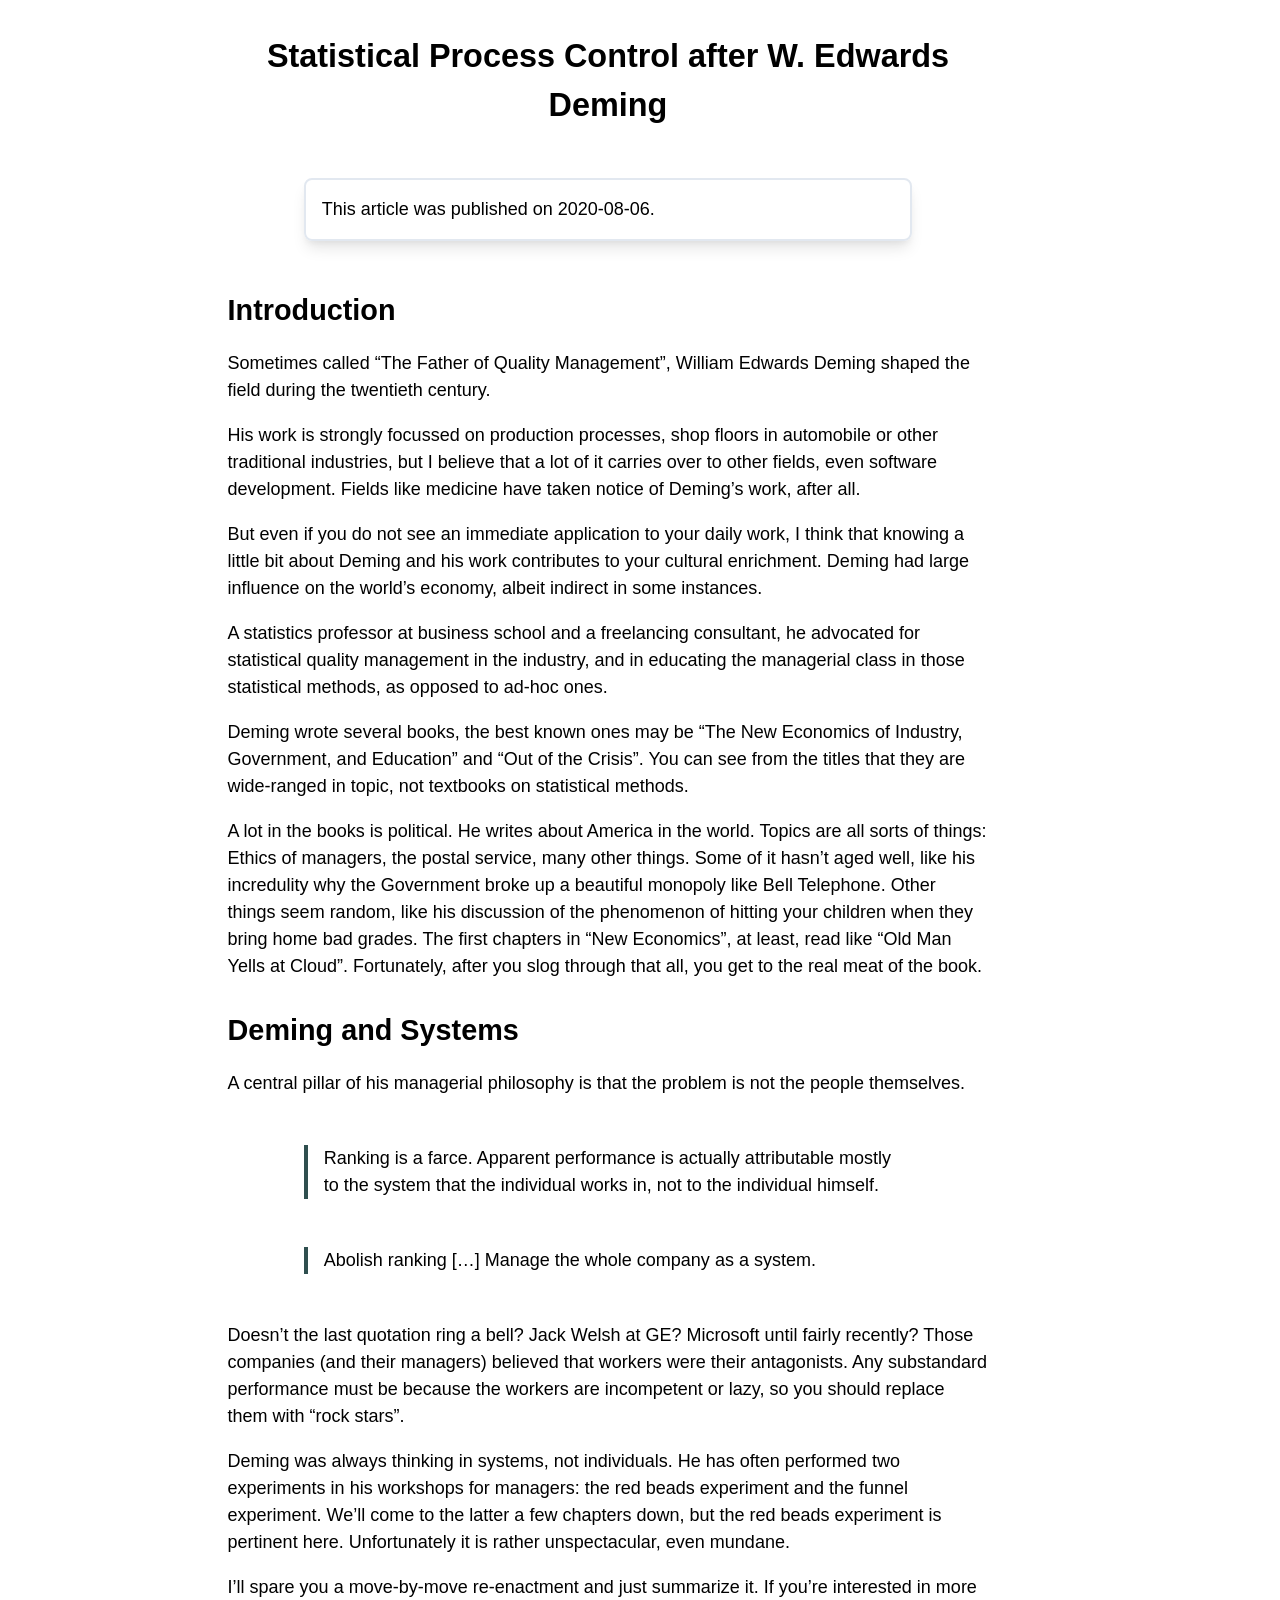
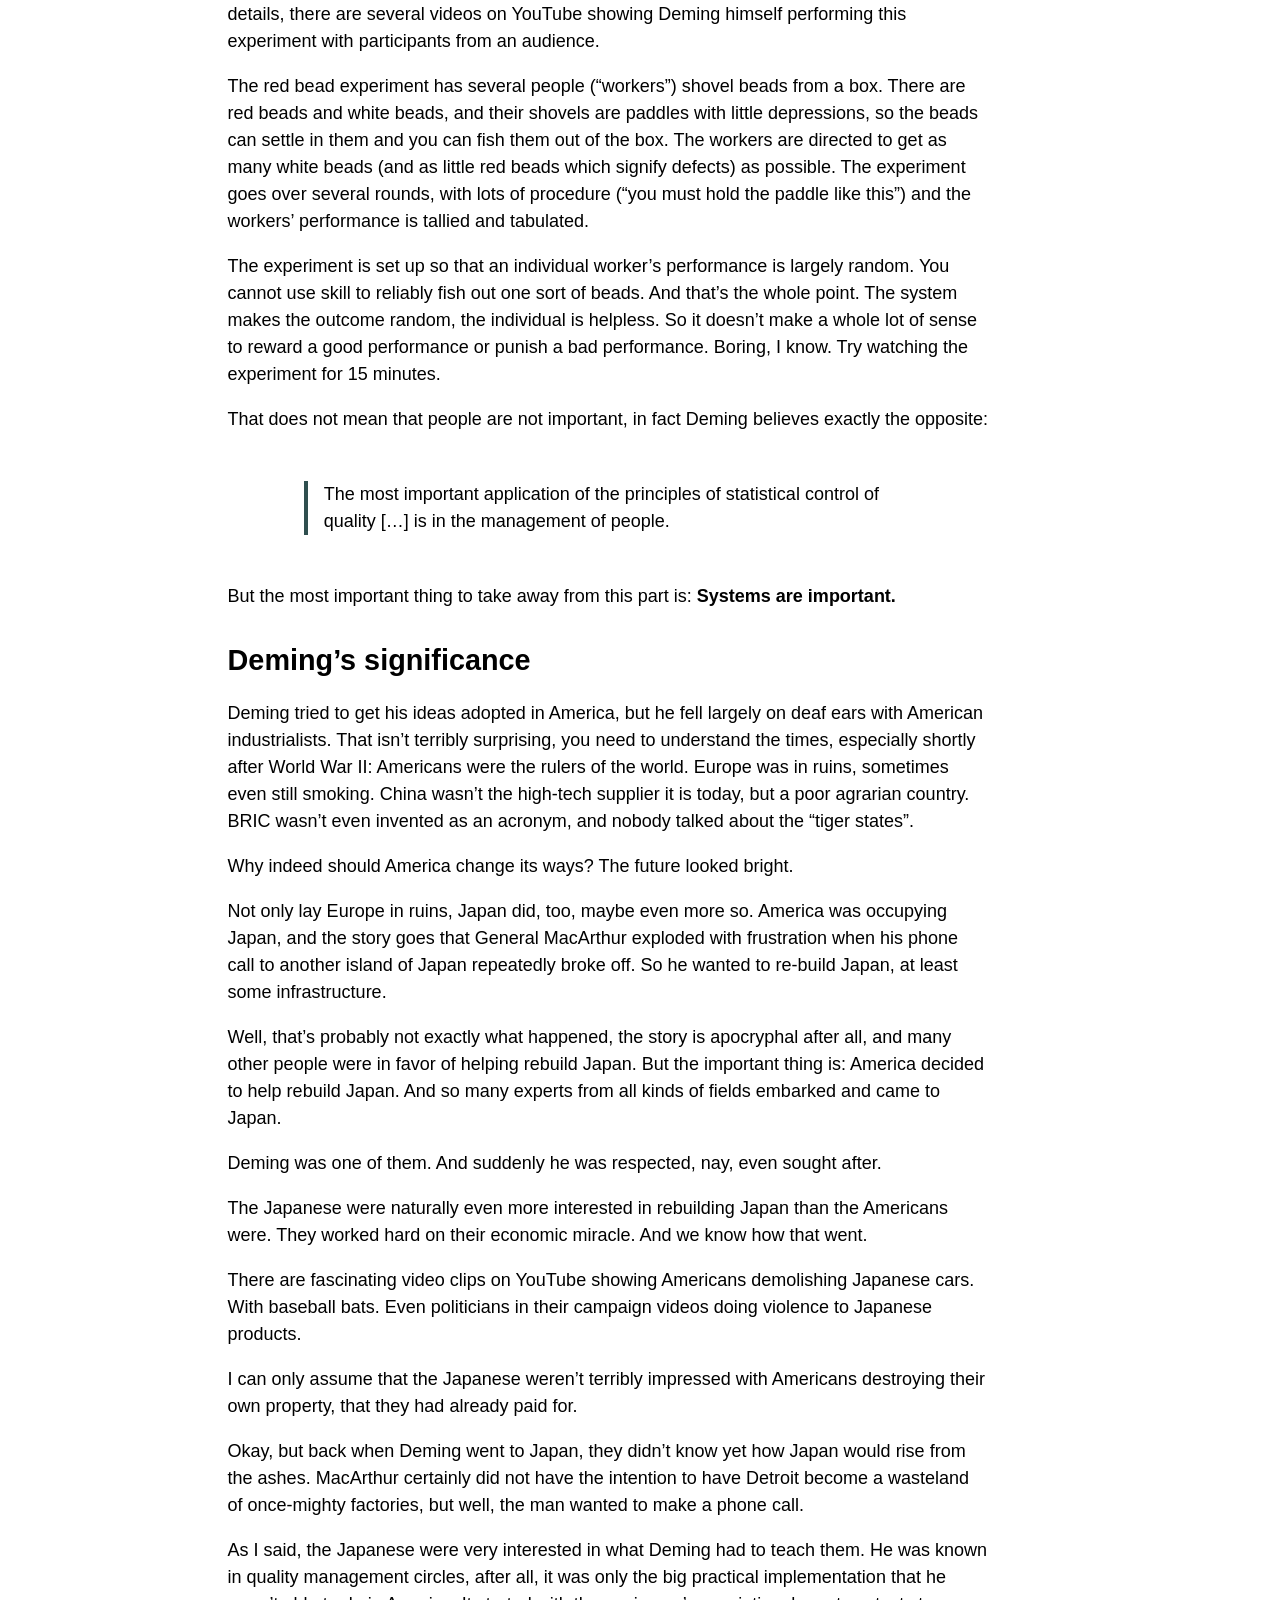
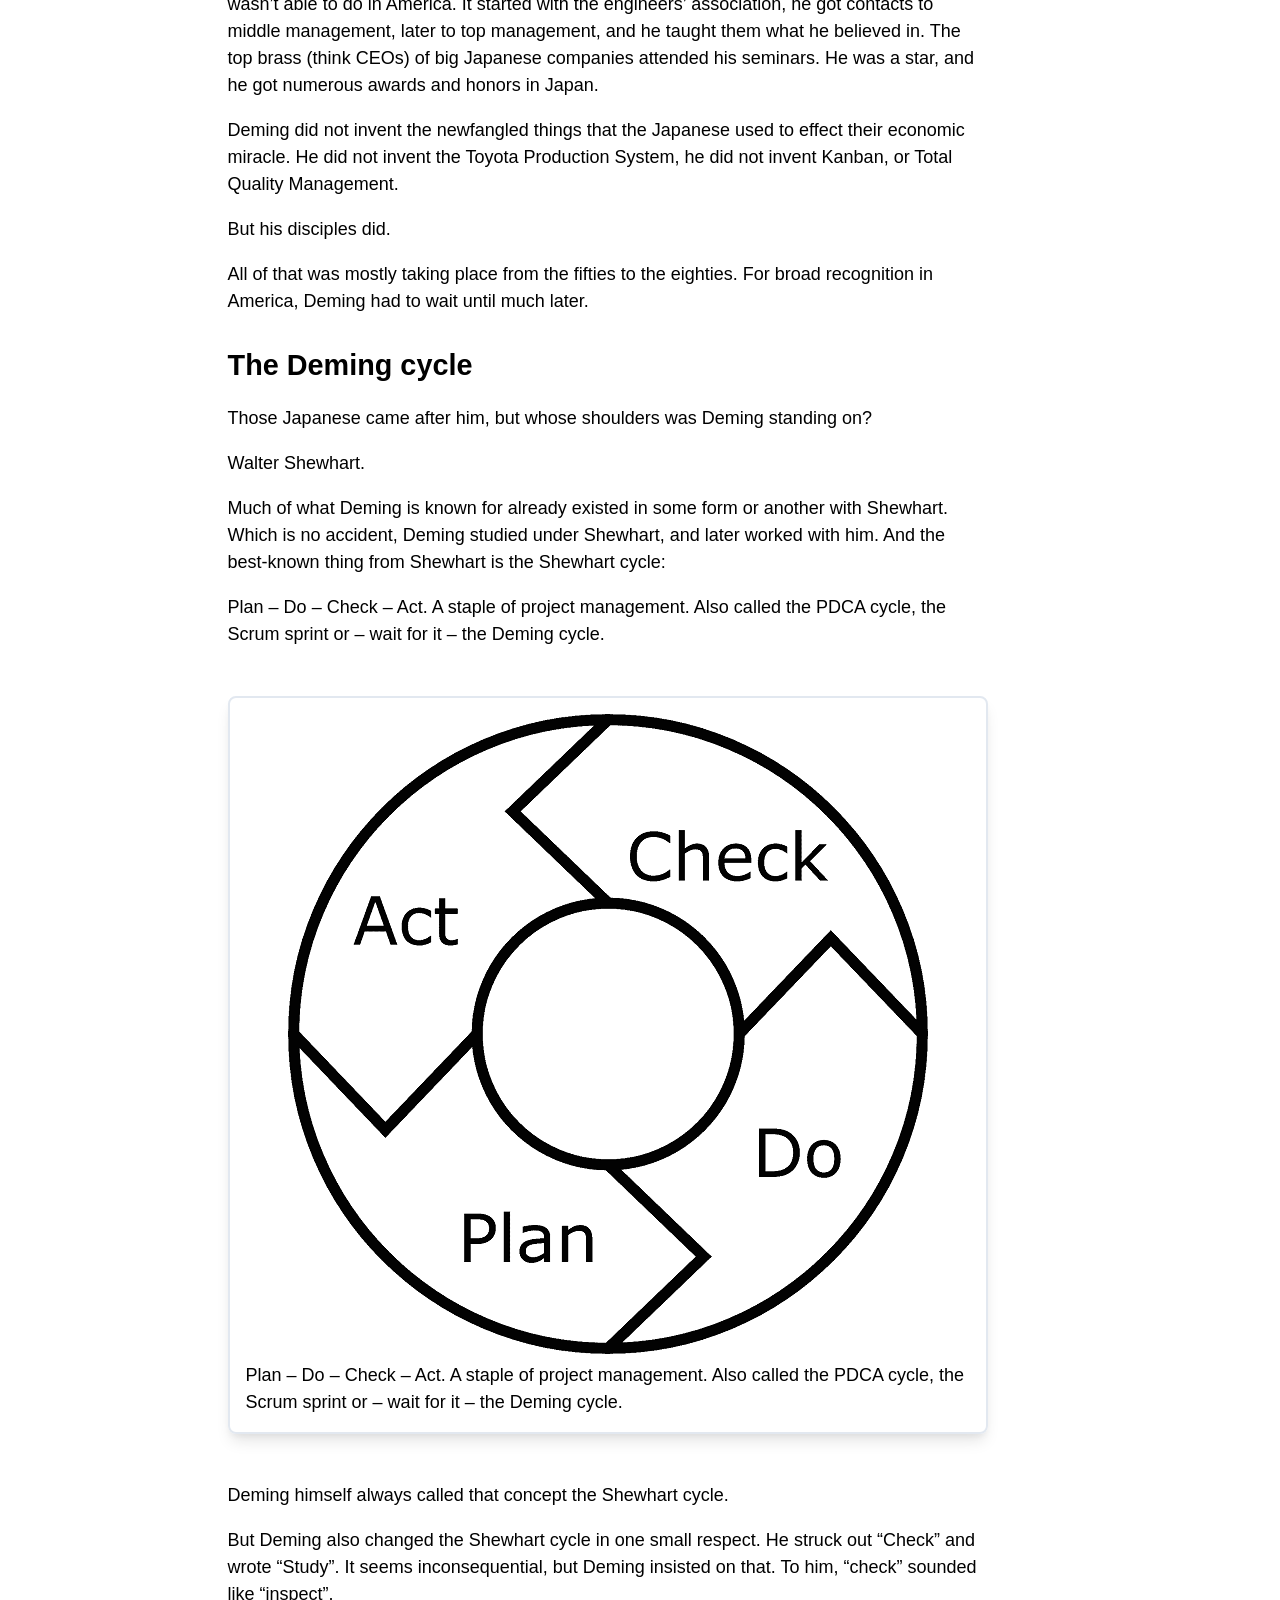
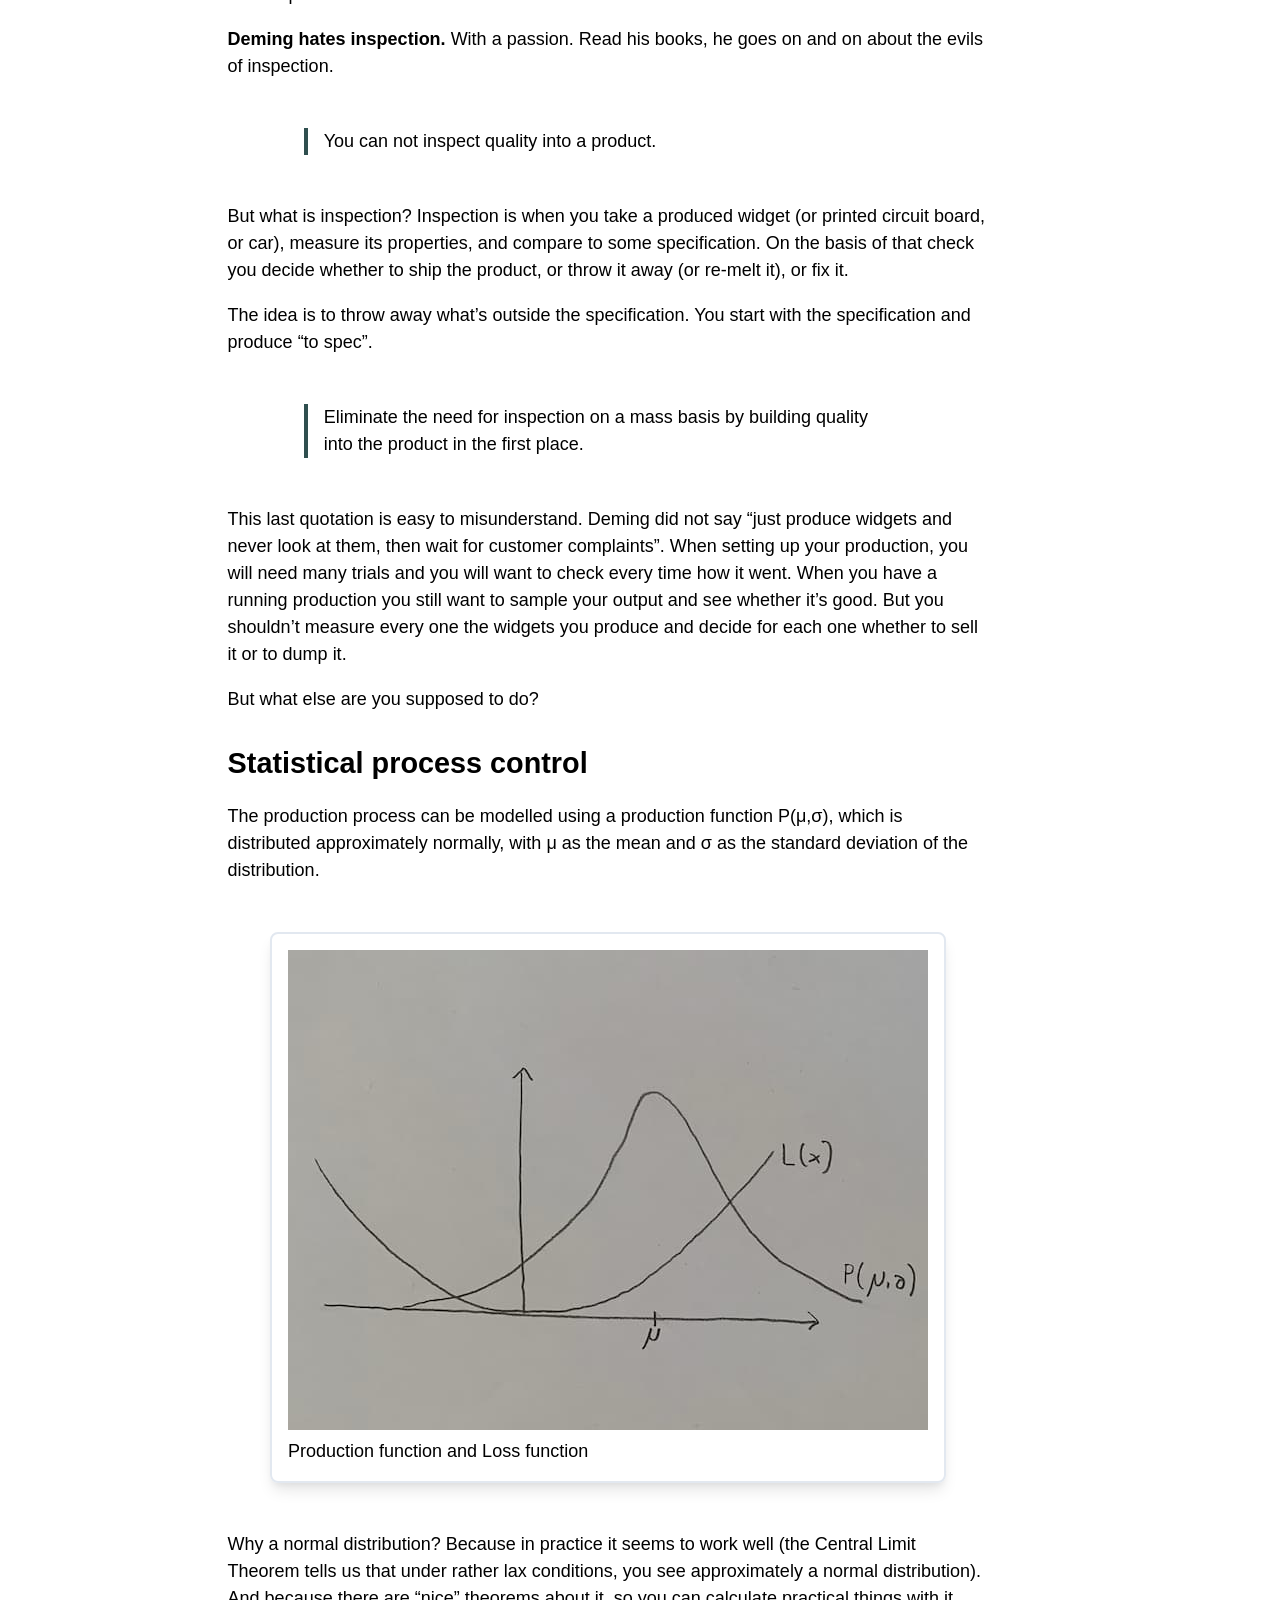
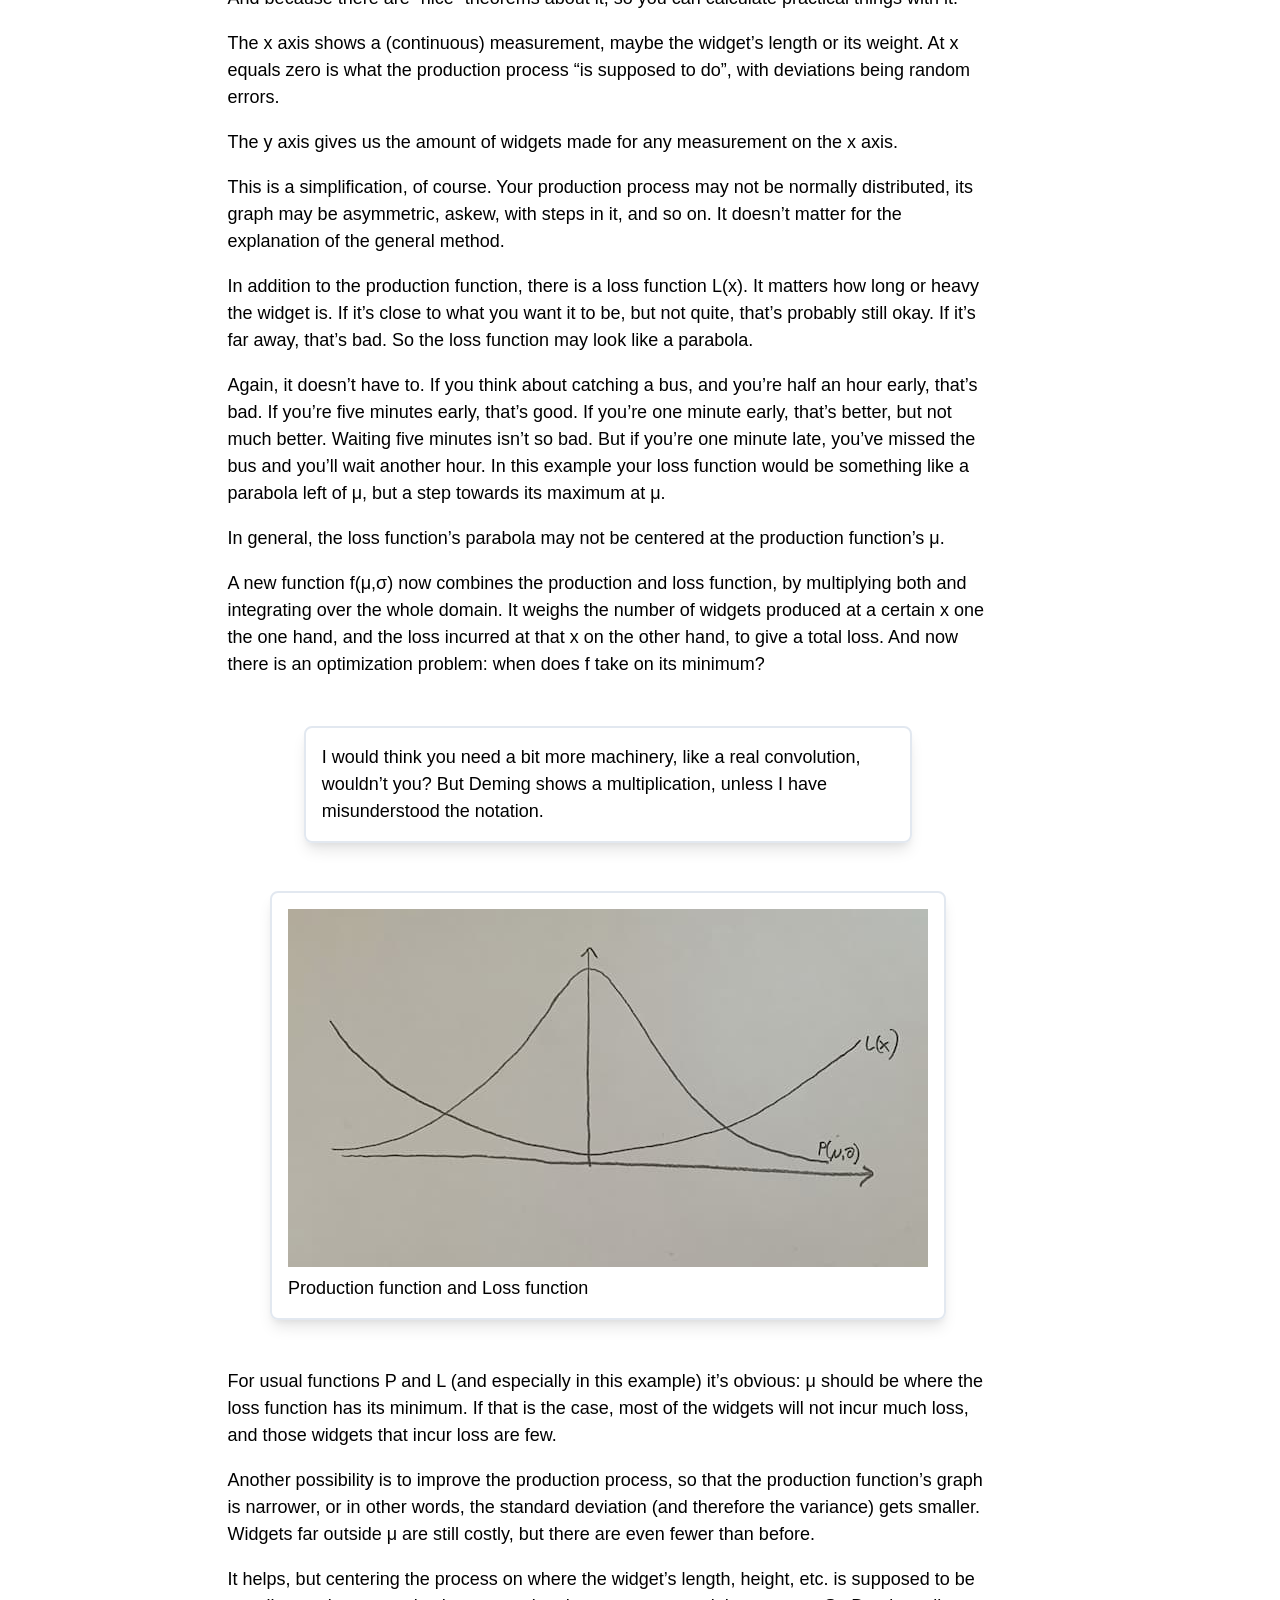
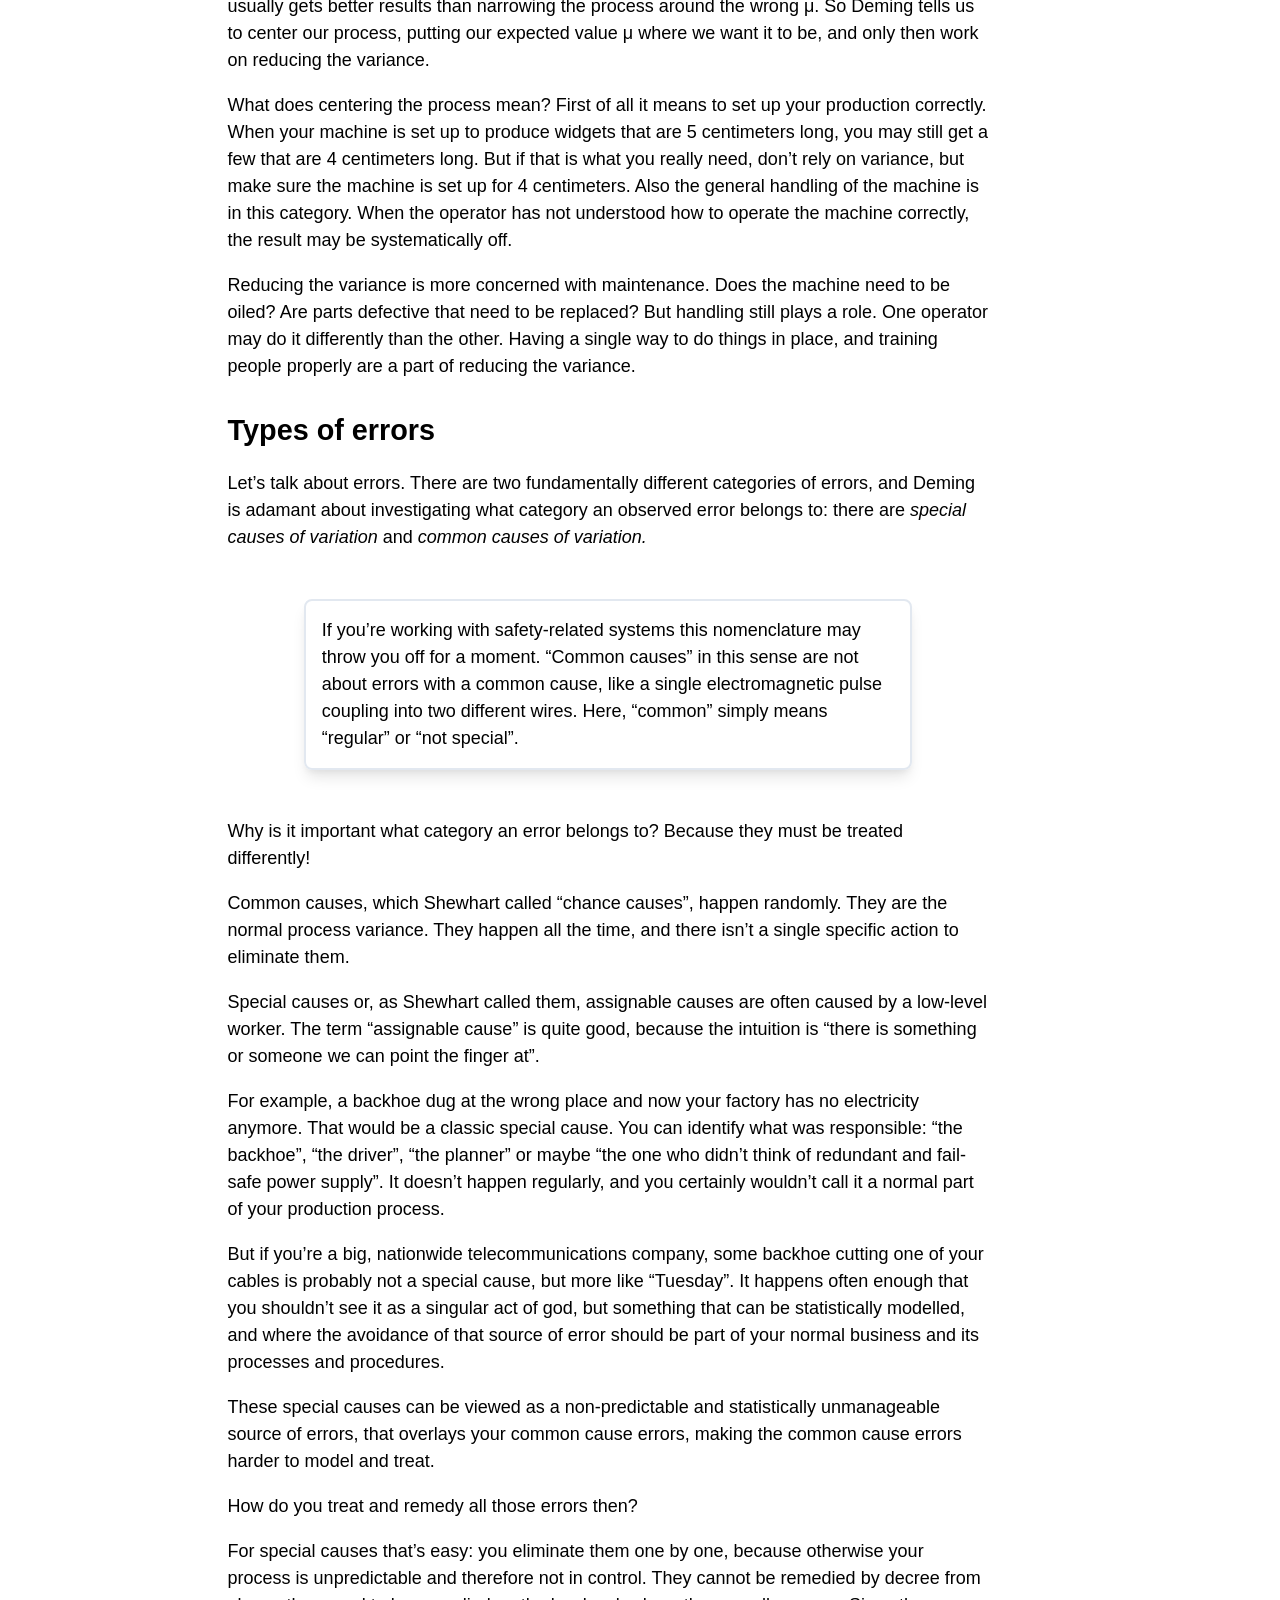
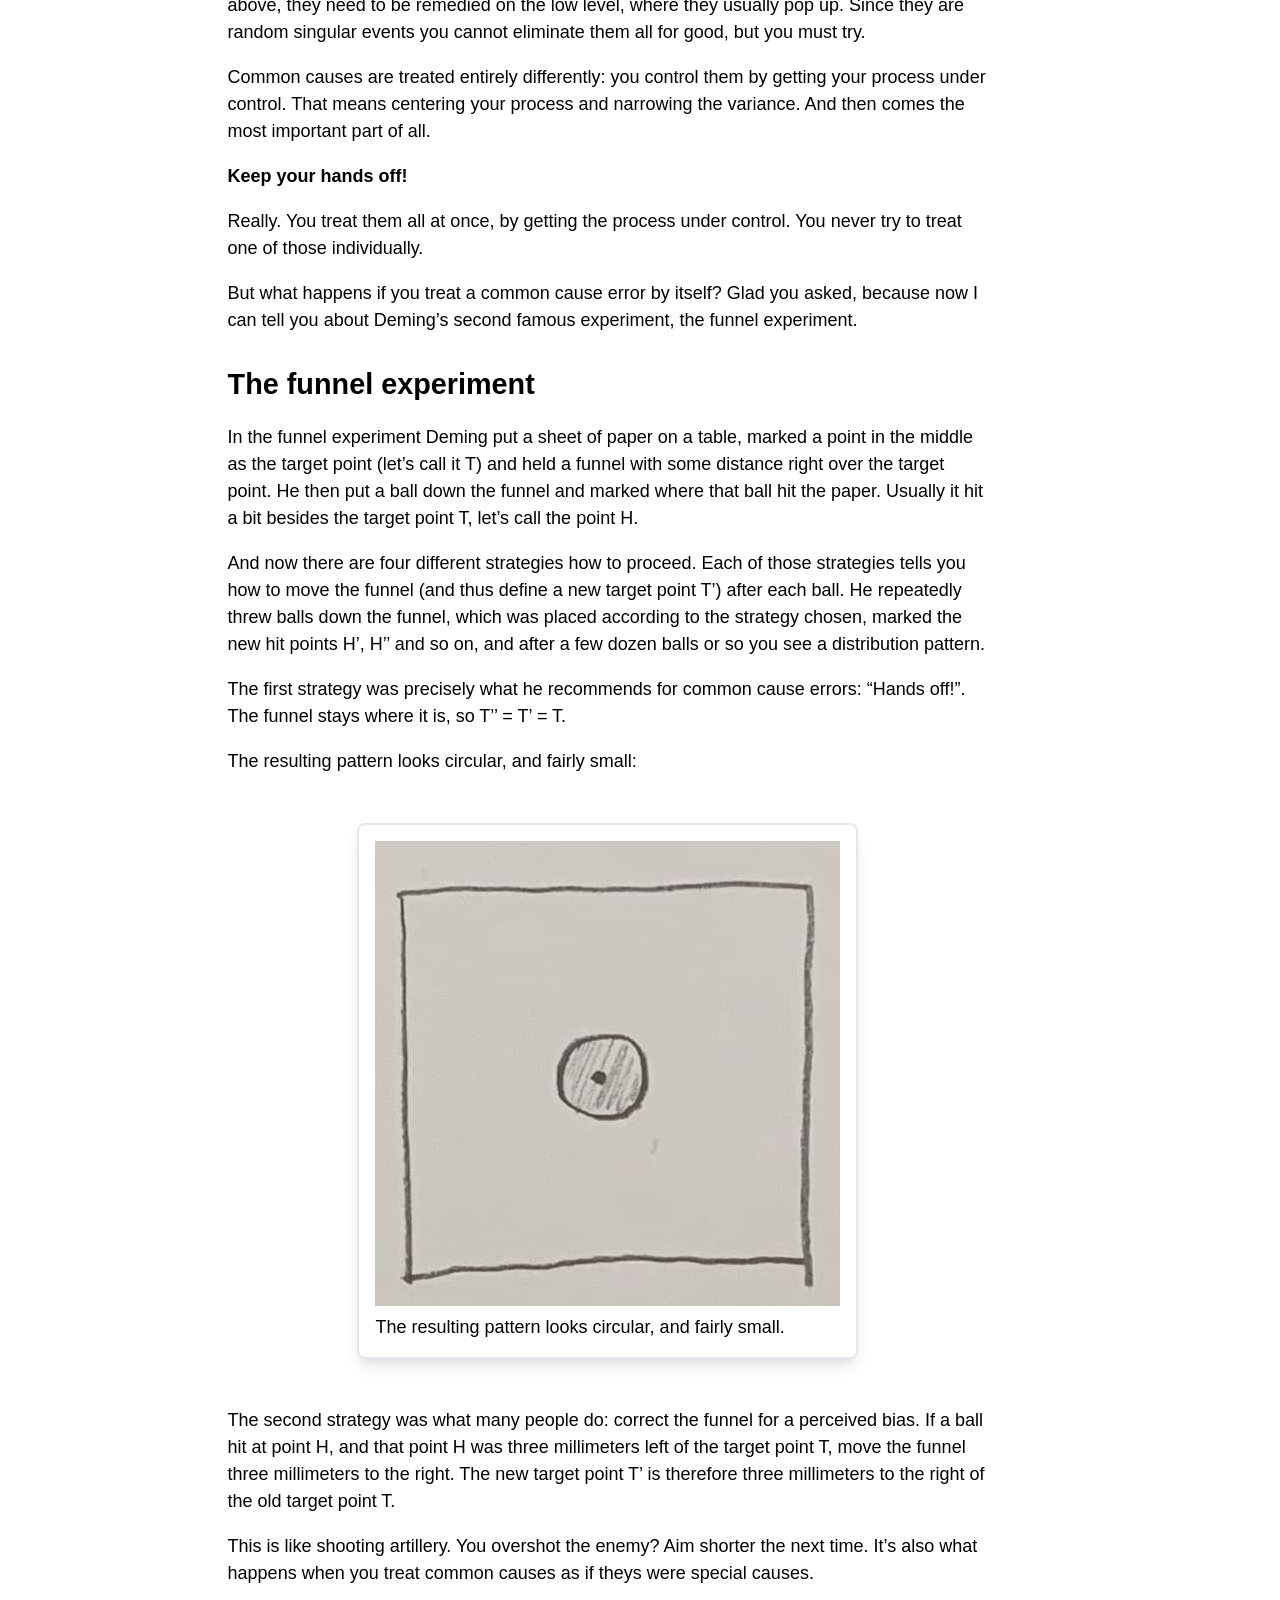
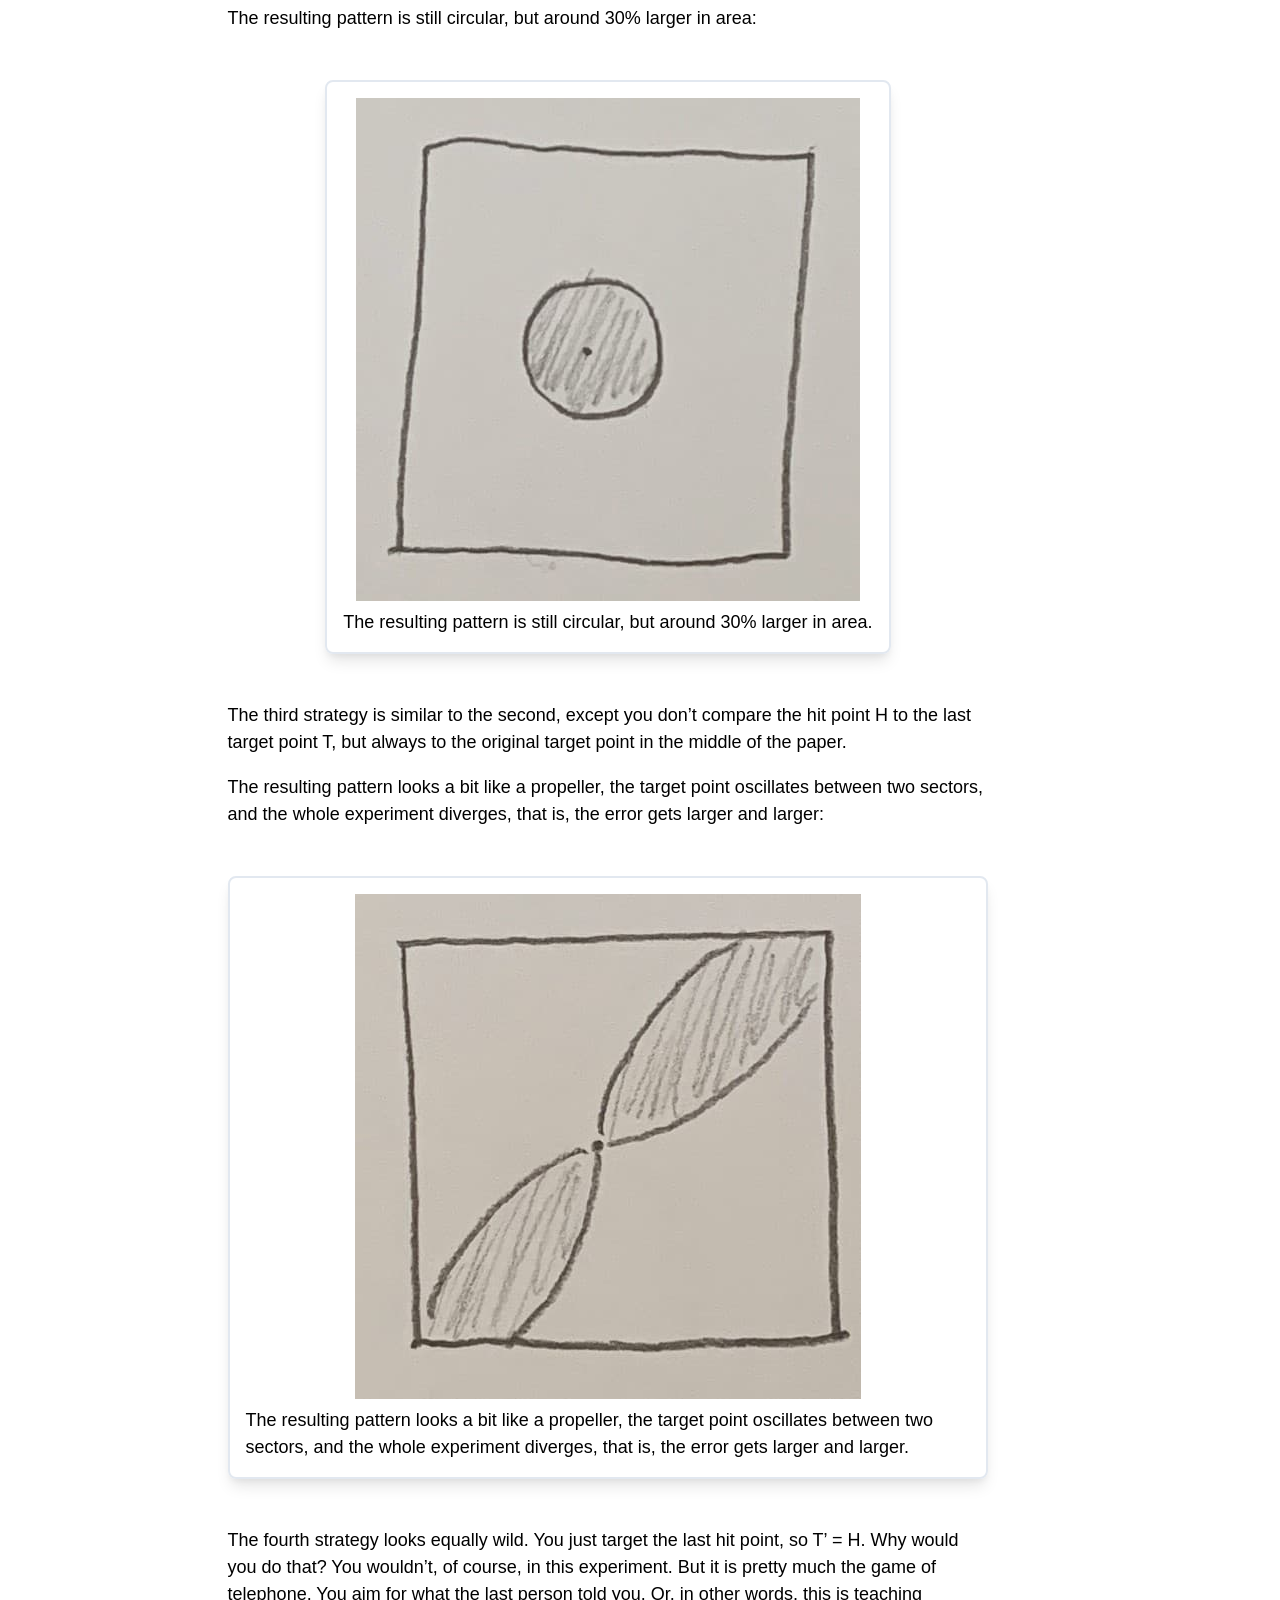
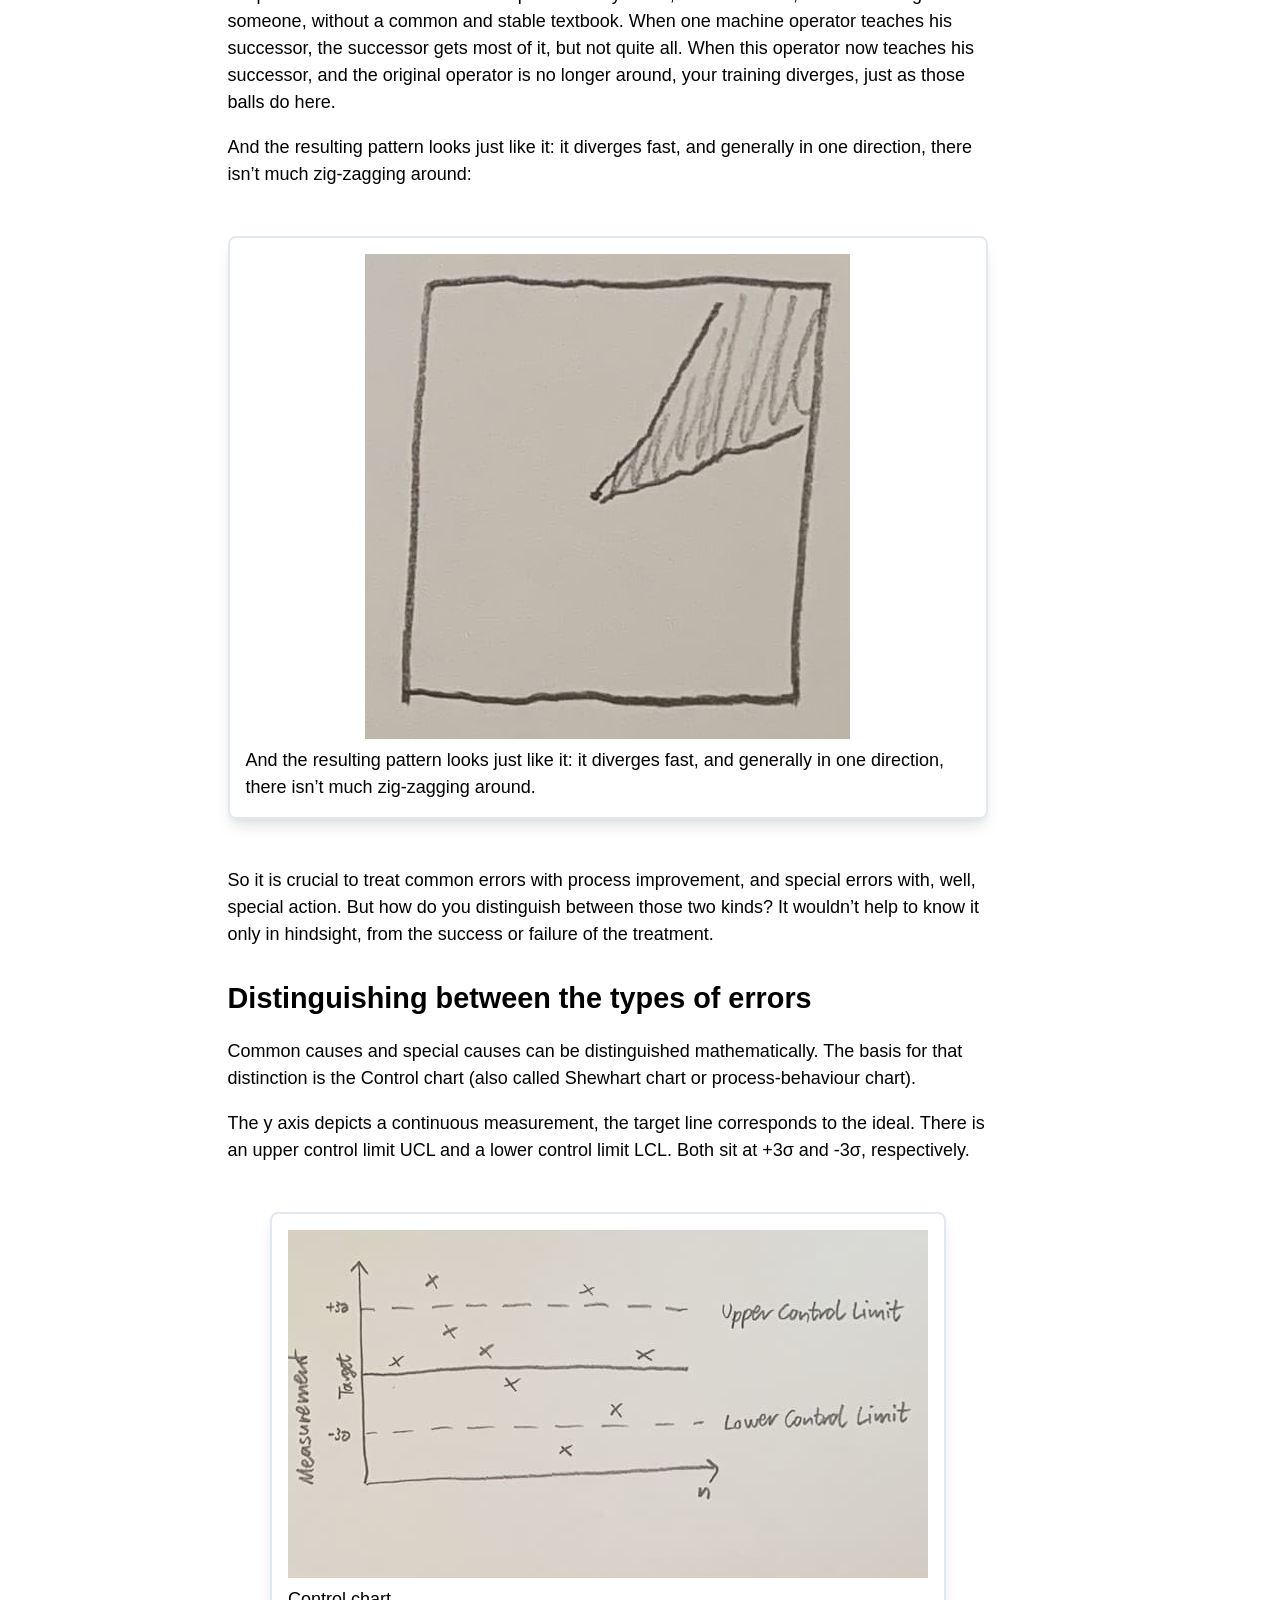
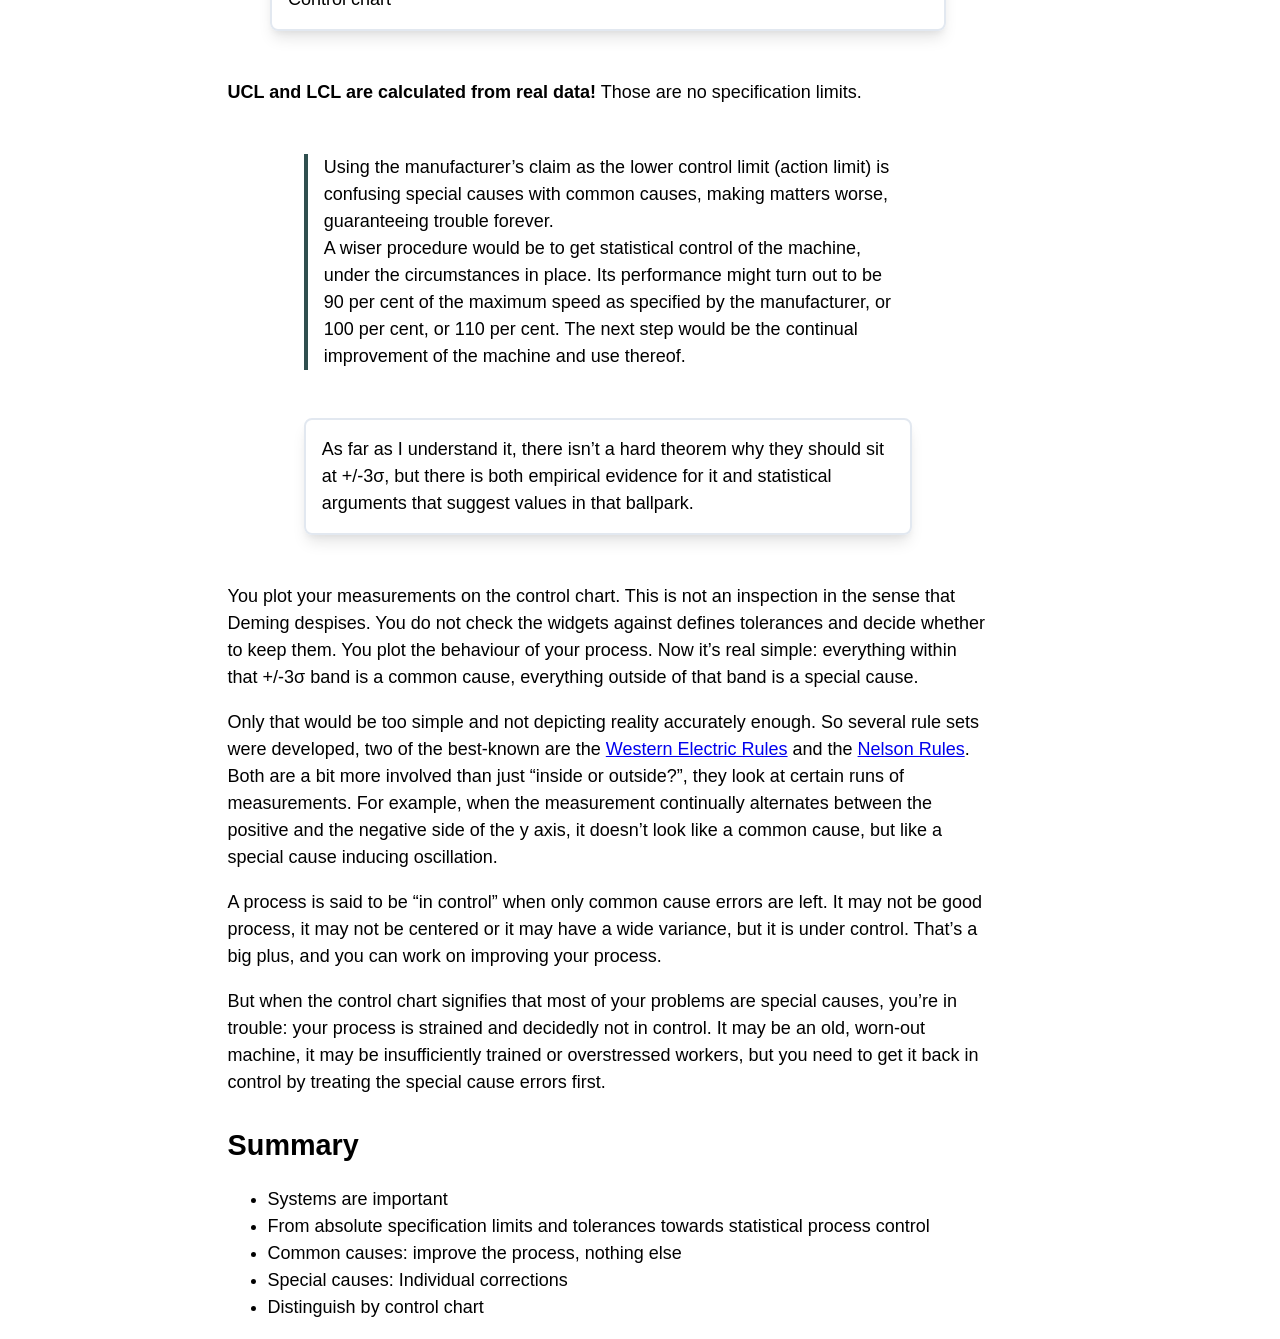
<file: deming.html>
<!DOCTYPE html>
<html xmlns="http://www.w3.org/1999/xhtml" lang xml:lang>
<head>
  <meta charset="utf-8" />
  <meta name="generator" content="pandoc" />
  <meta name="viewport" content="width=device-width, initial-scale=1.0, user-scalable=yes" />
  <title>Statistical Process Control after W. Edwards Deming</title>
  <style>
code{white-space: pre-wrap;}
span.smallcaps{font-variant: small-caps;}
div.columns{display: flex; gap: min(4vw, 1.5em);}
div.column{flex: auto; overflow-x: auto;}
div.hanging-indent{margin-left: 1.5em; text-indent: -1.5em;}

ul.task-list[class]{list-style: none;}
ul.task-list li input[type="checkbox"] {
font-size: inherit;
width: 0.8em;
margin: 0 0.8em 0.2em -1.6em;
vertical-align: middle;
}
.display.math{display: block; text-align: center; margin: 0.5rem auto;}
</style>
  <style type="text/css">@charset "UTF-8";html{box-sizing:border-box;max-width:95vw}*,*:before,*:after{box-sizing:inherit}article{hyphens:auto;-webkit-hyphens:auto}body{font-family:-apple-system,BlinkMacSystemFont,avenir next,avenir,segoe ui,helvetica neue,helvetica,Ubuntu,roboto,noto,arial,sans-serif;font-size:large;line-height:1.5;max-width:80ch;margin:0 auto;padding-left:2ch;padding-right:2ch}@media(prefers-color-scheme:dark){body{color:#fff;background:#000}a:link{color:#cdf}a:hover,a:visited:hover{color:#def}a:visited{color:#dcf}}code{font-family:Menlo,Consolas,Monaco,Liberation Mono,Lucida Console,monospace}kbd,samp,pre{font-family:Menlo,Consolas,Monaco,Liberation Mono,Lucida Console,monospace;margin:3rem auto;width:80%;padding:0 1rem 1rem;border-style:solid;border-width:2px;border-color:#e2e8f0;border-radius:.5rem;box-shadow:0 10px 15px -3px rgba(0,0,0,.1),0 4px 6px -2px rgba(0,0,0,5%);overflow-x:auto}table{border-collapse:collapse;margin:1.5rem auto;width:100%;text-align:left;display:table;table-layout:fixed;padding:1rem}tbody>:nth-child(odd){background-color:#e2e5e9}b,strong{font-weight:700}dd{margin-left:5rem}img{max-width:100%;height:auto}figure{text-align:center;display:table;table-layout:fixed;margin:3rem auto;width:auto;padding:1rem;border-style:solid;border-width:2px;border-color:#e2e8f0;border-radius:.5rem;box-shadow:0 10px 15px -3px rgba(0,0,0,.1),0 4px 6px -2px rgba(0,0,0,5%)}figcaption{text-align:left}blockquote{padding:0 1rem;margin:3rem auto;width:80%;border-left:4px solid #2f4f4f}blockquote>p{margin-top:0}header{text-align:center}.articlemeta{display:flex;flex-wrap:wrap;align-content:space-between;font-size:medium;margin-bottom:.5rem}.dates{text-align:left;flex:1 1 50%}.dates p,.dates time{display:inline;margin:0}aside{padding:1rem;margin:3rem auto;width:80%;border-style:solid;border-width:2px;border-color:#e2e8f0;border-radius:.5rem;box-shadow:0 10px 15px -3px rgba(0,0,0,.1),0 4px 6px -2px rgba(0,0,0,5%)}ul{list-style-type:disc}#siteheader{border-bottom:1px solid #d3d3d3}#siteheader ul{display:flex;flex-wrap:wrap;justify-content:flex-end;gap:1rem;padding:0}#siteheader li{flex:1;list-style:none;font-size:medium;white-space:nowrap}#siteheader a{min-width:48px;min-height:48px}#articleheader{border-bottom:1px solid #d3d3d3}.year{clear:both;padding-top:3rem}.articlelist{display:table;table-layout:fixed;width:100%;padding:0}.articlelist>li{list-style-type:none;display:table-row}.articlelist>li>a{display:table-cell;padding-bottom:1rem}.articlelist>li>time{display:table-cell;font-size:medium;width:13ch;text-align:right}a.favitem:before{content:"★";text-align:center;color:#000;display:inline-block;width:1.5rem;margin-left:-1.5rem}@media print{a:after{content:" [🔗" attr(href)"]"}a.noprint:after{content:""}}h1,h2,h3,h4,h5,h6 th{margin-top:1em;margin-bottom:.5em}h1{font-size:1.8em;font-weight:700}h2{font-size:1.6em;font-weight:700}h3{font-size:1.4em;font-weight:400}h4{font-size:1.2em;font-weight:400;text-transform:uppercase;letter-spacing:1px}h5{font-size:1.1em;font-weight:400}h6{font-size:1em;font-weight:400;text-transform:italic}</style>
</head>
<body>
<header id="title-block-header">
<h1 class="title">Statistical Process Control after W. Edwards
Deming</h1>
</header>
<aside>
This article was published on
<time datetime="2020-08-06">2020-08-06</time>.
</aside>
<h2 id="introduction">Introduction</h2>
<p>Sometimes called “The Father of Quality Management”, William Edwards
Deming shaped the field during the twentieth century.</p>
<p>His work is strongly focussed on production processes, shop floors in
automobile or other traditional industries, but I believe that a lot of
it carries over to other fields, even software development. Fields like
medicine have taken notice of Deming’s work, after all.</p>
<p>But even if you do not see an immediate application to your daily
work, I think that knowing a little bit about Deming and his work
contributes to your cultural enrichment. Deming had large influence on
the world’s economy, albeit indirect in some instances.</p>
<p>A statistics professor at business school and a freelancing
consultant, he advocated for statistical quality management in the
industry, and in educating the managerial class in those statistical
methods, as opposed to ad-hoc ones.</p>
<p>Deming wrote several books, the best known ones may be “The New
Economics of Industry, Government, and Education” and “Out of the
Crisis”. You can see from the titles that they are wide-ranged in topic,
not textbooks on statistical methods.</p>
<p>A lot in the books is political. He writes about America in the
world. Topics are all sorts of things: Ethics of managers, the postal
service, many other things. Some of it hasn’t aged well, like his
incredulity why the Government broke up a beautiful monopoly like Bell
Telephone. Other things seem random, like his discussion of the
phenomenon of hitting your children when they bring home bad grades. The
first chapters in “New Economics”, at least, read like “Old Man Yells at
Cloud”. Fortunately, after you slog through that all, you get to the
real meat of the book.</p>
<h2 id="deming-and-systems">Deming and Systems</h2>
<p>A central pillar of his managerial philosophy is that the problem is
not the people themselves.</p>
<blockquote>
Ranking is a farce. Apparent performance is actually attributable mostly
to the system that the individual works in, not to the individual
himself.
</blockquote>
<blockquote>
Abolish ranking […] Manage the whole company as a system.
</blockquote>
<p>Doesn’t the last quotation ring a bell? Jack Welsh at GE? Microsoft
until fairly recently? Those companies (and their managers) believed
that workers were their antagonists. Any substandard performance must be
because the workers are incompetent or lazy, so you should replace them
with “rock stars”.</p>
<p>Deming was always thinking in systems, not individuals. He has often
performed two experiments in his workshops for managers: the red beads
experiment and the funnel experiment. We’ll come to the latter a few
chapters down, but the red beads experiment is pertinent here.
Unfortunately it is rather unspectacular, even mundane.</p>
<p>I’ll spare you a move-by-move re-enactment and just summarize it. If
you’re interested in more details, there are several videos on YouTube
showing Deming himself performing this experiment with participants from
an audience.</p>
<p>The red bead experiment has several people (“workers”) shovel beads
from a box. There are red beads and white beads, and their shovels are
paddles with little depressions, so the beads can settle in them and you
can fish them out of the box. The workers are directed to get as many
white beads (and as little red beads which signify defects) as possible.
The experiment goes over several rounds, with lots of procedure (“you
must hold the paddle like this”) and the workers’ performance is tallied
and tabulated.</p>
<p>The experiment is set up so that an individual worker’s performance
is largely random. You cannot use skill to reliably fish out one sort of
beads. And that’s the whole point. The system makes the outcome random,
the individual is helpless. So it doesn’t make a whole lot of sense to
reward a good performance or punish a bad performance. Boring, I know.
Try watching the experiment for 15 minutes.</p>
<p>That does not mean that people are not important, in fact Deming
believes exactly the opposite:</p>
<blockquote>
The most important application of the principles of statistical control
of quality […] is in the management of people.
</blockquote>
<p>But the most important thing to take away from this part is:
<strong>Systems are important.</strong></p>
<h2 id="demings-significance">Deming’s significance</h2>
<p>Deming tried to get his ideas adopted in America, but he fell largely
on deaf ears with American industrialists. That isn’t terribly
surprising, you need to understand the times, especially shortly after
World War II: Americans were the rulers of the world. Europe was in
ruins, sometimes even still smoking. China wasn’t the high-tech supplier
it is today, but a poor agrarian country. BRIC wasn’t even invented as
an acronym, and nobody talked about the “tiger states”.</p>
<p>Why indeed should America change its ways? The future looked
bright.</p>
<p>Not only lay Europe in ruins, Japan did, too, maybe even more so.
America was occupying Japan, and the story goes that General MacArthur
exploded with frustration when his phone call to another island of Japan
repeatedly broke off. So he wanted to re-build Japan, at least some
infrastructure.</p>
<p>Well, that’s probably not exactly what happened, the story is
apocryphal after all, and many other people were in favor of helping
rebuild Japan. But the important thing is: America decided to help
rebuild Japan. And so many experts from all kinds of fields embarked and
came to Japan.</p>
<p>Deming was one of them. And suddenly he was respected, nay, even
sought after.</p>
<p>The Japanese were naturally even more interested in rebuilding Japan
than the Americans were. They worked hard on their economic miracle. And
we know how that went.</p>
<p>There are fascinating video clips on YouTube showing Americans
demolishing Japanese cars. With baseball bats. Even politicians in their
campaign videos doing violence to Japanese products.</p>
<p>I can only assume that the Japanese weren’t terribly impressed with
Americans destroying their own property, that they had already paid
for.</p>
<p>Okay, but back when Deming went to Japan, they didn’t know yet how
Japan would rise from the ashes. MacArthur certainly did not have the
intention to have Detroit become a wasteland of once-mighty factories,
but well, the man wanted to make a phone call.</p>
<p>As I said, the Japanese were very interested in what Deming had to
teach them. He was known in quality management circles, after all, it
was only the big practical implementation that he wasn’t able to do in
America. It started with the engineers’ association, he got contacts to
middle management, later to top management, and he taught them what he
believed in. The top brass (think CEOs) of big Japanese companies
attended his seminars. He was a star, and he got numerous awards and
honors in Japan.</p>
<p>Deming did not invent the newfangled things that the Japanese used to
effect their economic miracle. He did not invent the Toyota Production
System, he did not invent Kanban, or Total Quality Management.</p>
<p>But his disciples did.</p>
<p>All of that was mostly taking place from the fifties to the eighties.
For broad recognition in America, Deming had to wait until much
later.</p>
<h2 id="the-deming-cycle">The Deming cycle</h2>
<p>Those Japanese came after him, but whose shoulders was Deming
standing on?</p>
<p>Walter Shewhart.</p>
<p>Much of what Deming is known for already existed in some form or
another with Shewhart. Which is no accident, Deming studied under
Shewhart, and later worked with him. And the best-known thing from
Shewhart is the Shewhart cycle:</p>
<p>Plan – Do – Check – Act. A staple of project management. Also called
the PDCA cycle, the Scrum sprint or – wait for it – the Deming
cycle.</p>
<figure>
<img src="[data-uri]" alt="Plan – Do – Check – Act. A staple of project management. Also called the PDCA cycle, the Scrum sprint or – wait for it – the Deming cycle." />
<figcaption aria-hidden="true">Plan – Do – Check – Act. A staple of
project management. Also called the PDCA cycle, the Scrum sprint or –
wait for it – the Deming cycle.</figcaption>
</figure>
<p>Deming himself always called that concept the Shewhart cycle.</p>
<p>But Deming also changed the Shewhart cycle in one small respect. He
struck out “Check” and wrote “Study”. It seems inconsequential, but
Deming insisted on that. To him, “check” sounded like “inspect”.</p>
<p><strong>Deming hates inspection.</strong> With a passion. Read his
books, he goes on and on about the evils of inspection.</p>
<blockquote>
You can not inspect quality into a product.
</blockquote>
<p>But what is inspection? Inspection is when you take a produced widget
(or printed circuit board, or car), measure its properties, and compare
to some specification. On the basis of that check you decide whether to
ship the product, or throw it away (or re-melt it), or fix it.</p>
<p>The idea is to throw away what’s outside the specification. You start
with the specification and produce “to spec”.</p>
<blockquote>
Eliminate the need for inspection on a mass basis by building quality
into the product in the first place.
</blockquote>
<p>This last quotation is easy to misunderstand. Deming did not say
“just produce widgets and never look at them, then wait for customer
complaints”. When setting up your production, you will need many trials
and you will want to check every time how it went. When you have a
running production you still want to sample your output and see whether
it’s good. But you shouldn’t measure every one the widgets you produce
and decide for each one whether to sell it or to dump it.</p>
<p>But what else are you supposed to do?</p>
<h2 id="statistical-process-control">Statistical process control</h2>
<p>The production process can be modelled using a production function
P(μ,σ), which is distributed approximately normally, with μ as the mean
and σ as the standard deviation of the distribution.</p>
<figure>
<img src="[data-uri]" alt="Production function and Loss function" />
<figcaption aria-hidden="true">Production function and Loss
function</figcaption>
</figure>
<p>Why a normal distribution? Because in practice it seems to work well
(the Central Limit Theorem tells us that under rather lax conditions,
you see approximately a normal distribution). And because there are
“nice” theorems about it, so you can calculate practical things with
it.</p>
<p>The x axis shows a (continuous) measurement, maybe the widget’s
length or its weight. At x equals zero is what the production process
“is supposed to do”, with deviations being random errors.</p>
<p>The y axis gives us the amount of widgets made for any measurement on
the x axis.</p>
<p>This is a simplification, of course. Your production process may not
be normally distributed, its graph may be asymmetric, askew, with steps
in it, and so on. It doesn’t matter for the explanation of the general
method.</p>
<p>In addition to the production function, there is a loss function
L(x). It matters how long or heavy the widget is. If it’s close to what
you want it to be, but not quite, that’s probably still okay. If it’s
far away, that’s bad. So the loss function may look like a parabola.</p>
<p>Again, it doesn’t have to. If you think about catching a bus, and
you’re half an hour early, that’s bad. If you’re five minutes early,
that’s good. If you’re one minute early, that’s better, but not much
better. Waiting five minutes isn’t so bad. But if you’re one minute
late, you’ve missed the bus and you’ll wait another hour. In this
example your loss function would be something like a parabola left of μ,
but a step towards its maximum at μ.</p>
<p>In general, the loss function’s parabola may not be centered at the
production function’s μ.</p>
<p>A new function f(μ,σ) now combines the production and loss function,
by multiplying both and integrating over the whole domain. It weighs the
number of widgets produced at a certain x one the one hand, and the loss
incurred at that x on the other hand, to give a total loss. And now
there is an optimization problem: when does f take on its minimum?</p>
<aside>
I would think you need a bit more machinery, like a real convolution,
wouldn’t you? But Deming shows a multiplication, unless I have
misunderstood the notation.
</aside>
<figure>
<img src="[data-uri]" alt="Production function and Loss function" />
<figcaption aria-hidden="true">Production function and Loss
function</figcaption>
</figure>
<p>For usual functions P and L (and especially in this example) it’s
obvious: μ should be where the loss function has its minimum. If that is
the case, most of the widgets will not incur much loss, and those
widgets that incur loss are few.</p>
<p>Another possibility is to improve the production process, so that the
production function’s graph is narrower, or in other words, the standard
deviation (and therefore the variance) gets smaller. Widgets far outside
μ are still costly, but there are even fewer than before.</p>
<p>It helps, but centering the process on where the widget’s length,
height, etc. is supposed to be usually gets better results than
narrowing the process around the wrong μ. So Deming tells us to center
our process, putting our expected value μ where we want it to be, and
only then work on reducing the variance.</p>
<p>What does centering the process mean? First of all it means to set up
your production correctly. When your machine is set up to produce
widgets that are 5 centimeters long, you may still get a few that are 4
centimeters long. But if that is what you really need, don’t rely on
variance, but make sure the machine is set up for 4 centimeters. Also
the general handling of the machine is in this category. When the
operator has not understood how to operate the machine correctly, the
result may be systematically off.</p>
<p>Reducing the variance is more concerned with maintenance. Does the
machine need to be oiled? Are parts defective that need to be replaced?
But handling still plays a role. One operator may do it differently than
the other. Having a single way to do things in place, and training
people properly are a part of reducing the variance.</p>
<h2 id="types-of-errors">Types of errors</h2>
<p>Let’s talk about errors. There are two fundamentally different
categories of errors, and Deming is adamant about investigating what
category an observed error belongs to: there are <em>special causes of
variation</em> and <em>common causes of variation.</em></p>
<aside>
If you’re working with safety-related systems this nomenclature may
throw you off for a moment. “Common causes” in this sense are not about
errors with a common cause, like a single electromagnetic pulse coupling
into two different wires. Here, “common” simply means “regular” or “not
special”.
</aside>
<p>Why is it important what category an error belongs to? Because they
must be treated differently!</p>
<p>Common causes, which Shewhart called “chance causes”, happen
randomly. They are the normal process variance. They happen all the
time, and there isn’t a single specific action to eliminate them.</p>
<p>Special causes or, as Shewhart called them, assignable causes are
often caused by a low-level worker. The term “assignable cause” is quite
good, because the intuition is “there is something or someone we can
point the finger at”.</p>
<p>For example, a backhoe dug at the wrong place and now your factory
has no electricity anymore. That would be a classic special cause. You
can identify what was responsible: “the backhoe”, “the driver”, “the
planner” or maybe “the one who didn’t think of redundant and fail-safe
power supply”. It doesn’t happen regularly, and you certainly wouldn’t
call it a normal part of your production process.</p>
<p>But if you’re a big, nationwide telecommunications company, some
backhoe cutting one of your cables is probably not a special cause, but
more like “Tuesday”. It happens often enough that you shouldn’t see it
as a singular act of god, but something that can be statistically
modelled, and where the avoidance of that source of error should be part
of your normal business and its processes and procedures.</p>
<p>These special causes can be viewed as a non-predictable and
statistically unmanageable source of errors, that overlays your common
cause errors, making the common cause errors harder to model and
treat.</p>
<p>How do you treat and remedy all those errors then?</p>
<p>For special causes that’s easy: you eliminate them one by one,
because otherwise your process is unpredictable and therefore not in
control. They cannot be remedied by decree from above, they need to be
remedied on the low level, where they usually pop up. Since they are
random singular events you cannot eliminate them all for good, but you
must try.</p>
<p>Common causes are treated entirely differently: you control them by
getting your process under control. That means centering your process
and narrowing the variance. And then comes the most important part of
all.</p>
<p><strong>Keep your hands off!</strong></p>
<p>Really. You treat them all at once, by getting the process under
control. You never try to treat one of those individually.</p>
<p>But what happens if you treat a common cause error by itself? Glad
you asked, because now I can tell you about Deming’s second famous
experiment, the funnel experiment.</p>
<h2 id="the-funnel-experiment">The funnel experiment</h2>
<p>In the funnel experiment Deming put a sheet of paper on a table,
marked a point in the middle as the target point (let’s call it T) and
held a funnel with some distance right over the target point. He then
put a ball down the funnel and marked where that ball hit the paper.
Usually it hit a bit besides the target point T, let’s call the point
H.</p>
<p>And now there are four different strategies how to proceed. Each of
those strategies tells you how to move the funnel (and thus define a new
target point T’) after each ball. He repeatedly threw balls down the
funnel, which was placed according to the strategy chosen, marked the
new hit points H’, H’’ and so on, and after a few dozen balls or so you
see a distribution pattern.</p>
<p>The first strategy was precisely what he recommends for common cause
errors: “Hands off!”. The funnel stays where it is, so T’’ = T’ = T.</p>
<p>The resulting pattern looks circular, and fairly small:</p>
<figure>
<img src="[data-uri]" alt="The resulting pattern looks circular, and fairly small." />
<figcaption aria-hidden="true">The resulting pattern looks circular, and
fairly small.</figcaption>
</figure>
<p>The second strategy was what many people do: correct the funnel for a
perceived bias. If a ball hit at point H, and that point H was three
millimeters left of the target point T, move the funnel three
millimeters to the right. The new target point T’ is therefore three
millimeters to the right of the old target point T.</p>
<p>This is like shooting artillery. You overshot the enemy? Aim shorter
the next time. It’s also what happens when you treat common causes as if
theys were special causes.</p>
<p>The resulting pattern is still circular, but around 30% larger in
area:</p>
<figure>
<img src="[data-uri]" alt="The resulting pattern is still circular, but around 30% larger in area." />
<figcaption aria-hidden="true">The resulting pattern is still circular,
but around 30% larger in area.</figcaption>
</figure>
<p>The third strategy is similar to the second, except you don’t compare
the hit point H to the last target point T, but always to the original
target point in the middle of the paper.</p>
<p>The resulting pattern looks a bit like a propeller, the target point
oscillates between two sectors, and the whole experiment diverges, that
is, the error gets larger and larger:</p>
<figure>
<img src="[data-uri]" alt="The resulting pattern looks a bit like a propeller, the target point oscillates between two sectors, and the whole experiment diverges, that is, the error gets larger and larger." />
<figcaption aria-hidden="true">The resulting pattern looks a bit like a
propeller, the target point oscillates between two sectors, and the
whole experiment diverges, that is, the error gets larger and
larger.</figcaption>
</figure>
<p>The fourth strategy looks equally wild. You just target the last hit
point, so T’ = H. Why would you do that? You wouldn’t, of course, in
this experiment. But it is pretty much the game of telephone. You aim
for what the last person told you. Or, in other words, this is teaching
someone, without a common and stable textbook. When one machine operator
teaches his successor, the successor gets most of it, but not quite all.
When this operator now teaches his successor, and the original operator
is no longer around, your training diverges, just as those balls do
here.</p>
<p>And the resulting pattern looks just like it: it diverges fast, and
generally in one direction, there isn’t much zig-zagging around:</p>
<figure>
<img src="[data-uri]" alt="And the resulting pattern looks just like it: it diverges fast, and generally in one direction, there isn’t much zig-zagging around." />
<figcaption aria-hidden="true">And the resulting pattern looks just like
it: it diverges fast, and generally in one direction, there isn’t much
zig-zagging around.</figcaption>
</figure>
<p>So it is crucial to treat common errors with process improvement, and
special errors with, well, special action. But how do you distinguish
between those two kinds? It wouldn’t help to know it only in hindsight,
from the success or failure of the treatment.</p>
<h2 id="distinguishing-between-the-types-of-errors">Distinguishing
between the types of errors</h2>
<p>Common causes and special causes can be distinguished mathematically.
The basis for that distinction is the Control chart (also called
Shewhart chart or process-behaviour chart).</p>
<p>The y axis depicts a continuous measurement, the target line
corresponds to the ideal. There is an upper control limit UCL and a
lower control limit LCL. Both sit at +3σ and -3σ, respectively.</p>
<figure>
<img src="[data-uri]" alt="Control chart" />
<figcaption aria-hidden="true">Control chart</figcaption>
</figure>
<p><strong>UCL and LCL are calculated from real data!</strong> Those are
no specification limits.</p>
<blockquote>
Using the manufacturer’s claim as the lower control limit (action limit)
is confusing special causes with common causes, making matters worse,
guaranteeing trouble forever.<br />
A wiser procedure would be to get statistical control of the machine,
under the circumstances in place. Its performance might turn out to be
90 per cent of the maximum speed as specified by the manufacturer, or
100 per cent, or 110 per cent. The next step would be the continual
improvement of the machine and use thereof.
</blockquote>
<aside>
As far as I understand it, there isn’t a hard theorem why they should
sit at +/-3σ, but there is both empirical evidence for it and
statistical arguments that suggest values in that ballpark.
</aside>
<p>You plot your measurements on the control chart. This is not an
inspection in the sense that Deming despises. You do not check the
widgets against defines tolerances and decide whether to keep them. You
plot the behaviour of your process. Now it’s real simple: everything
within that +/-3σ band is a common cause, everything outside of that
band is a special cause.</p>
<p>Only that would be too simple and not depicting reality accurately
enough. So several rule sets were developed, two of the best-known are
the <a href="https://en.wikipedia.org/wiki/Western_Electric_rules">Western
Electric Rules</a> and the <a href="https://en.wikipedia.org/wiki/Nelson_rules">Nelson Rules</a>. Both
are a bit more involved than just “inside or outside?”, they look at
certain runs of measurements. For example, when the measurement
continually alternates between the positive and the negative side of the
y axis, it doesn’t look like a common cause, but like a special cause
inducing oscillation.</p>
<p>A process is said to be “in control” when only common cause errors
are left. It may not be good process, it may not be centered or it may
have a wide variance, but it is under control. That’s a big plus, and
you can work on improving your process.</p>
<p>But when the control chart signifies that most of your problems are
special causes, you’re in trouble: your process is strained and
decidedly not in control. It may be an old, worn-out machine, it may be
insufficiently trained or overstressed workers, but you need to get it
back in control by treating the special cause errors first.</p>
<h2 id="summary">Summary</h2>
<ul>
<li>Systems are important</li>
<li>From absolute specification limits and tolerances towards
statistical process control</li>
<li>Common causes: improve the process, nothing else</li>
<li>Special causes: Individual corrections</li>
<li>Distinguish by control chart</li>
</ul>
</body>
</html>
</file>
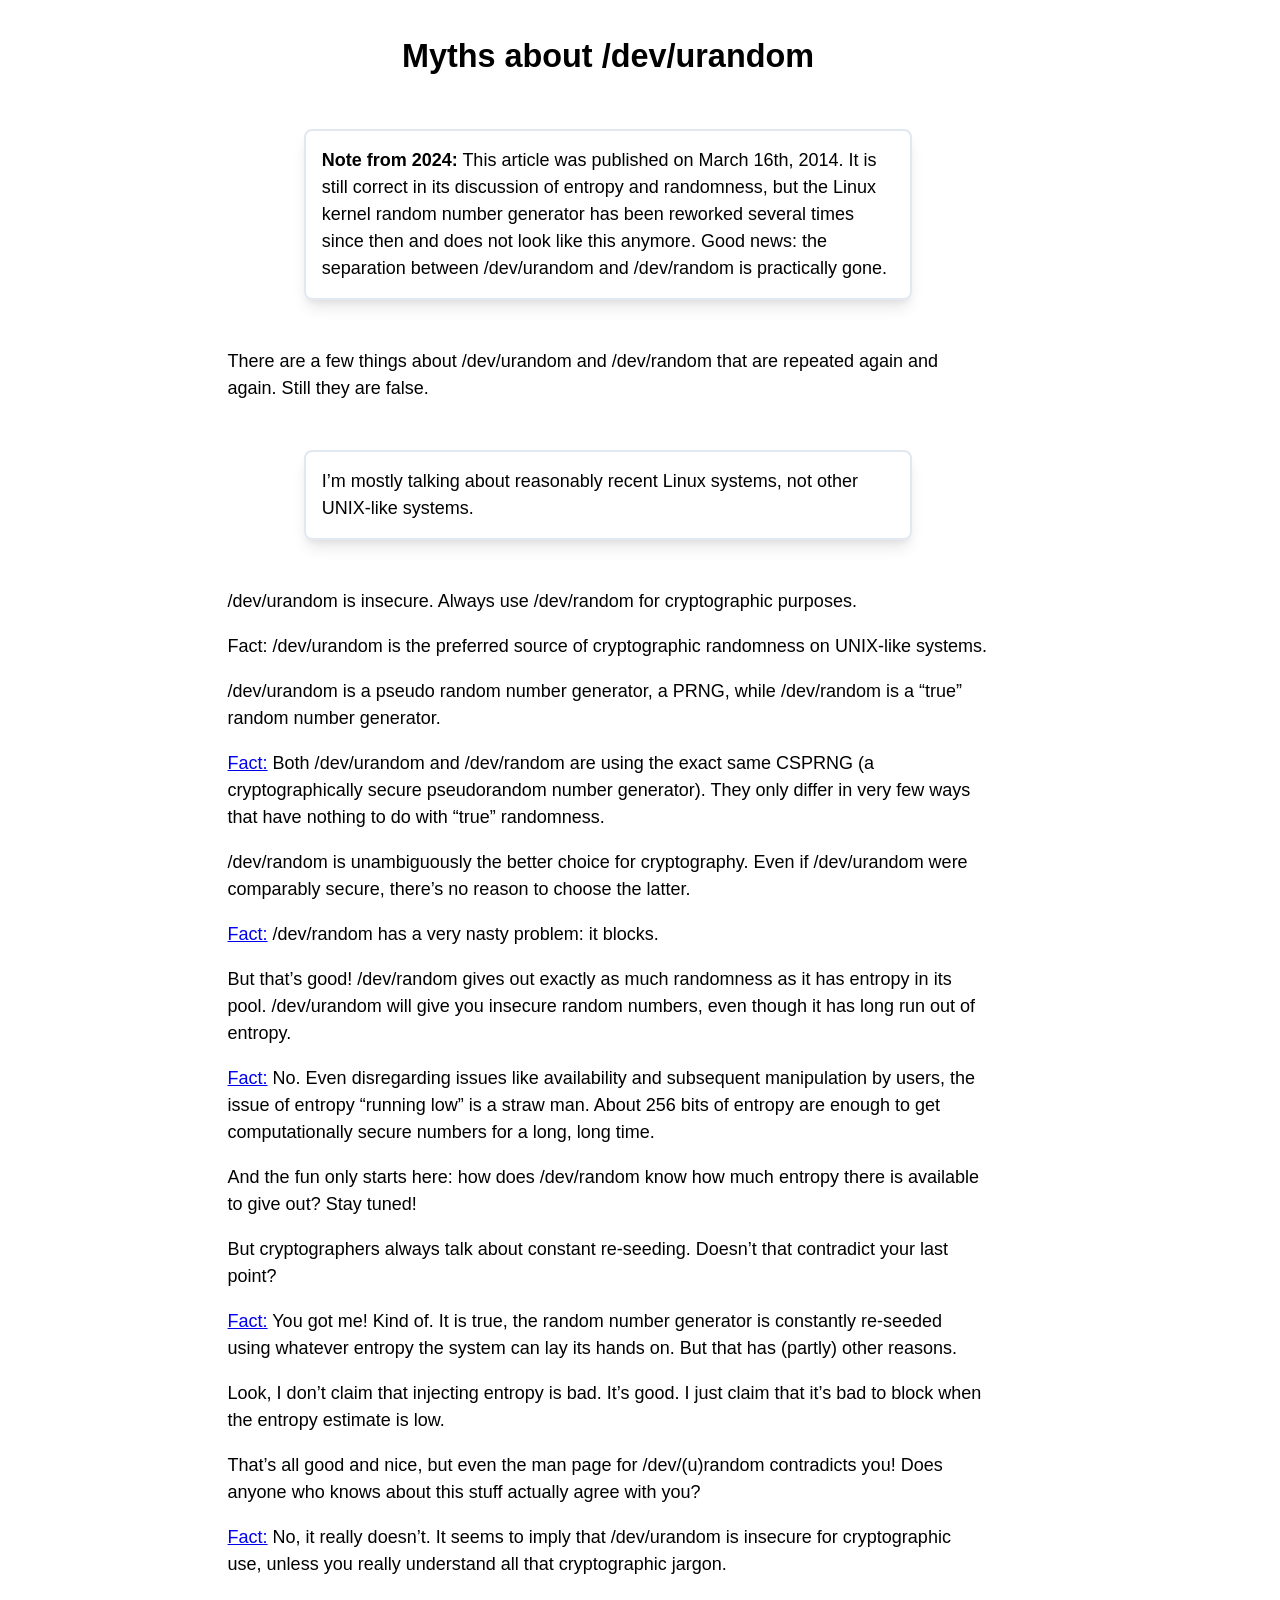
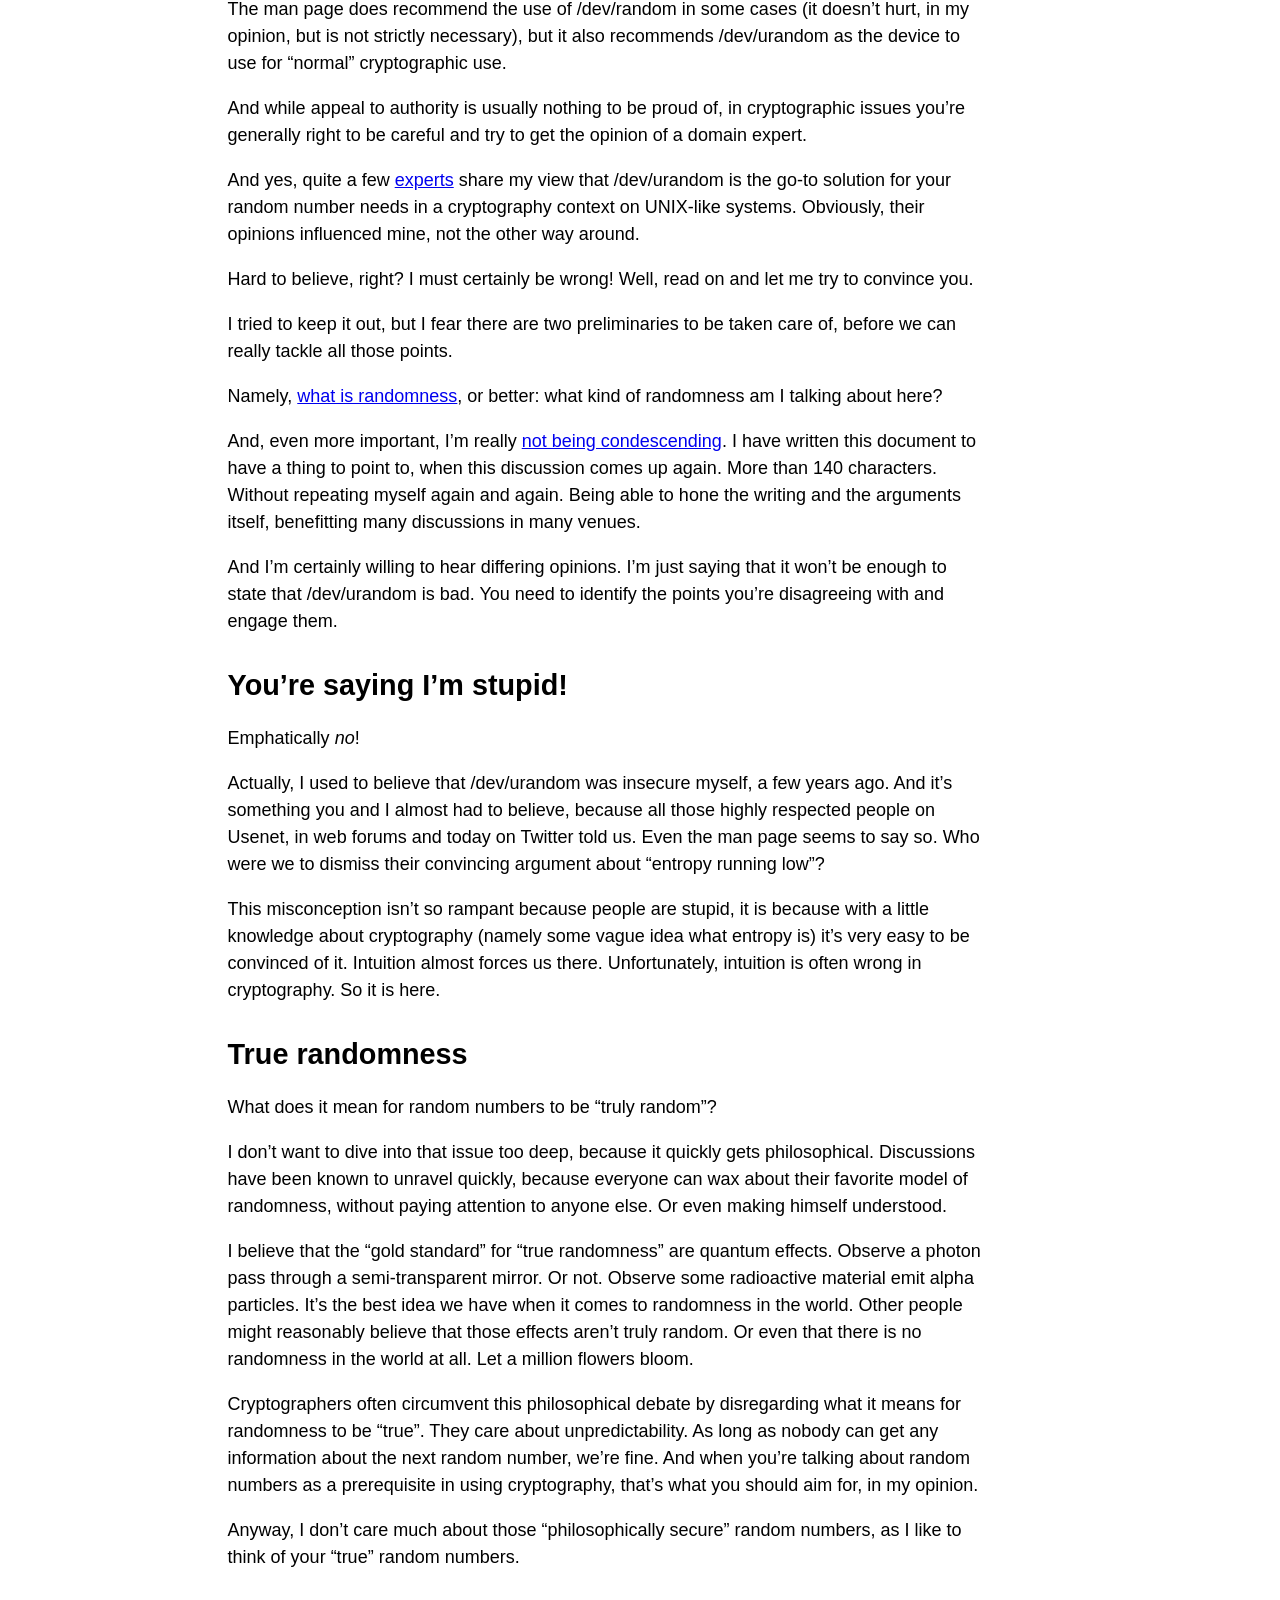
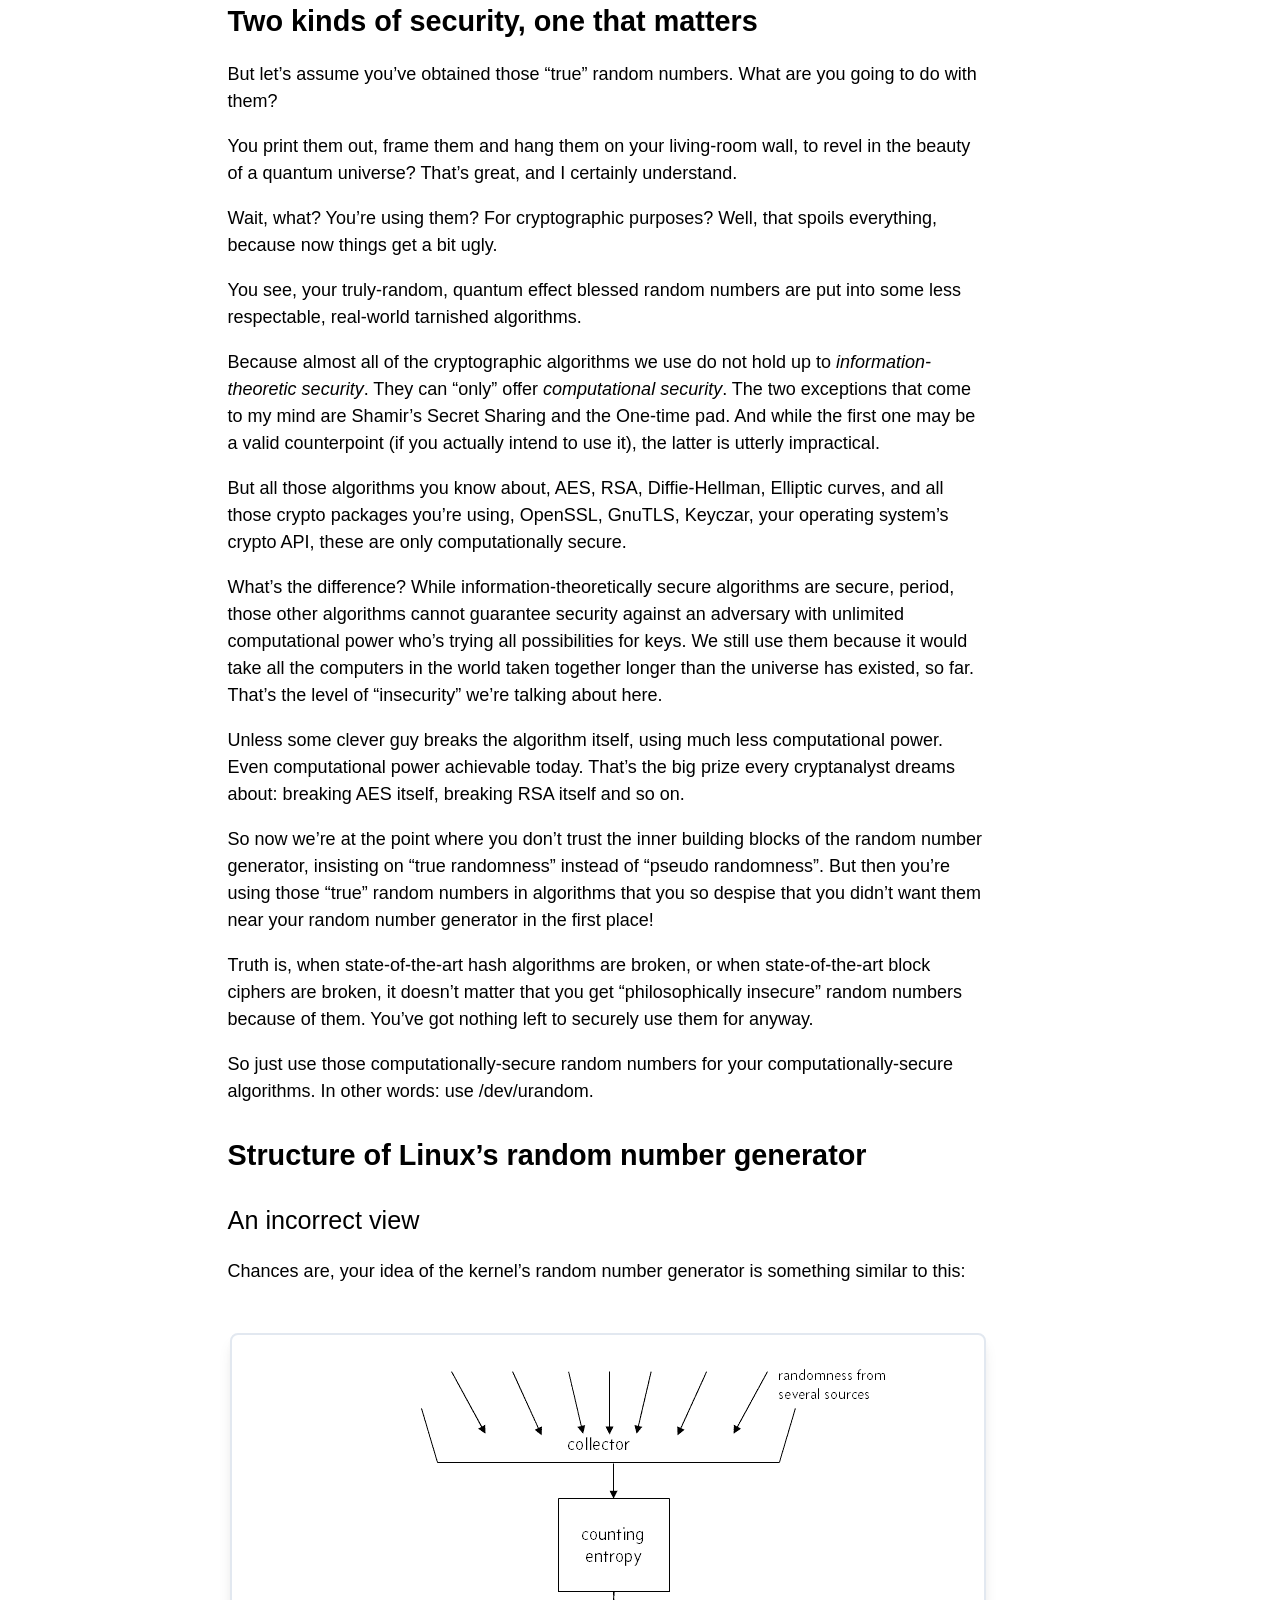
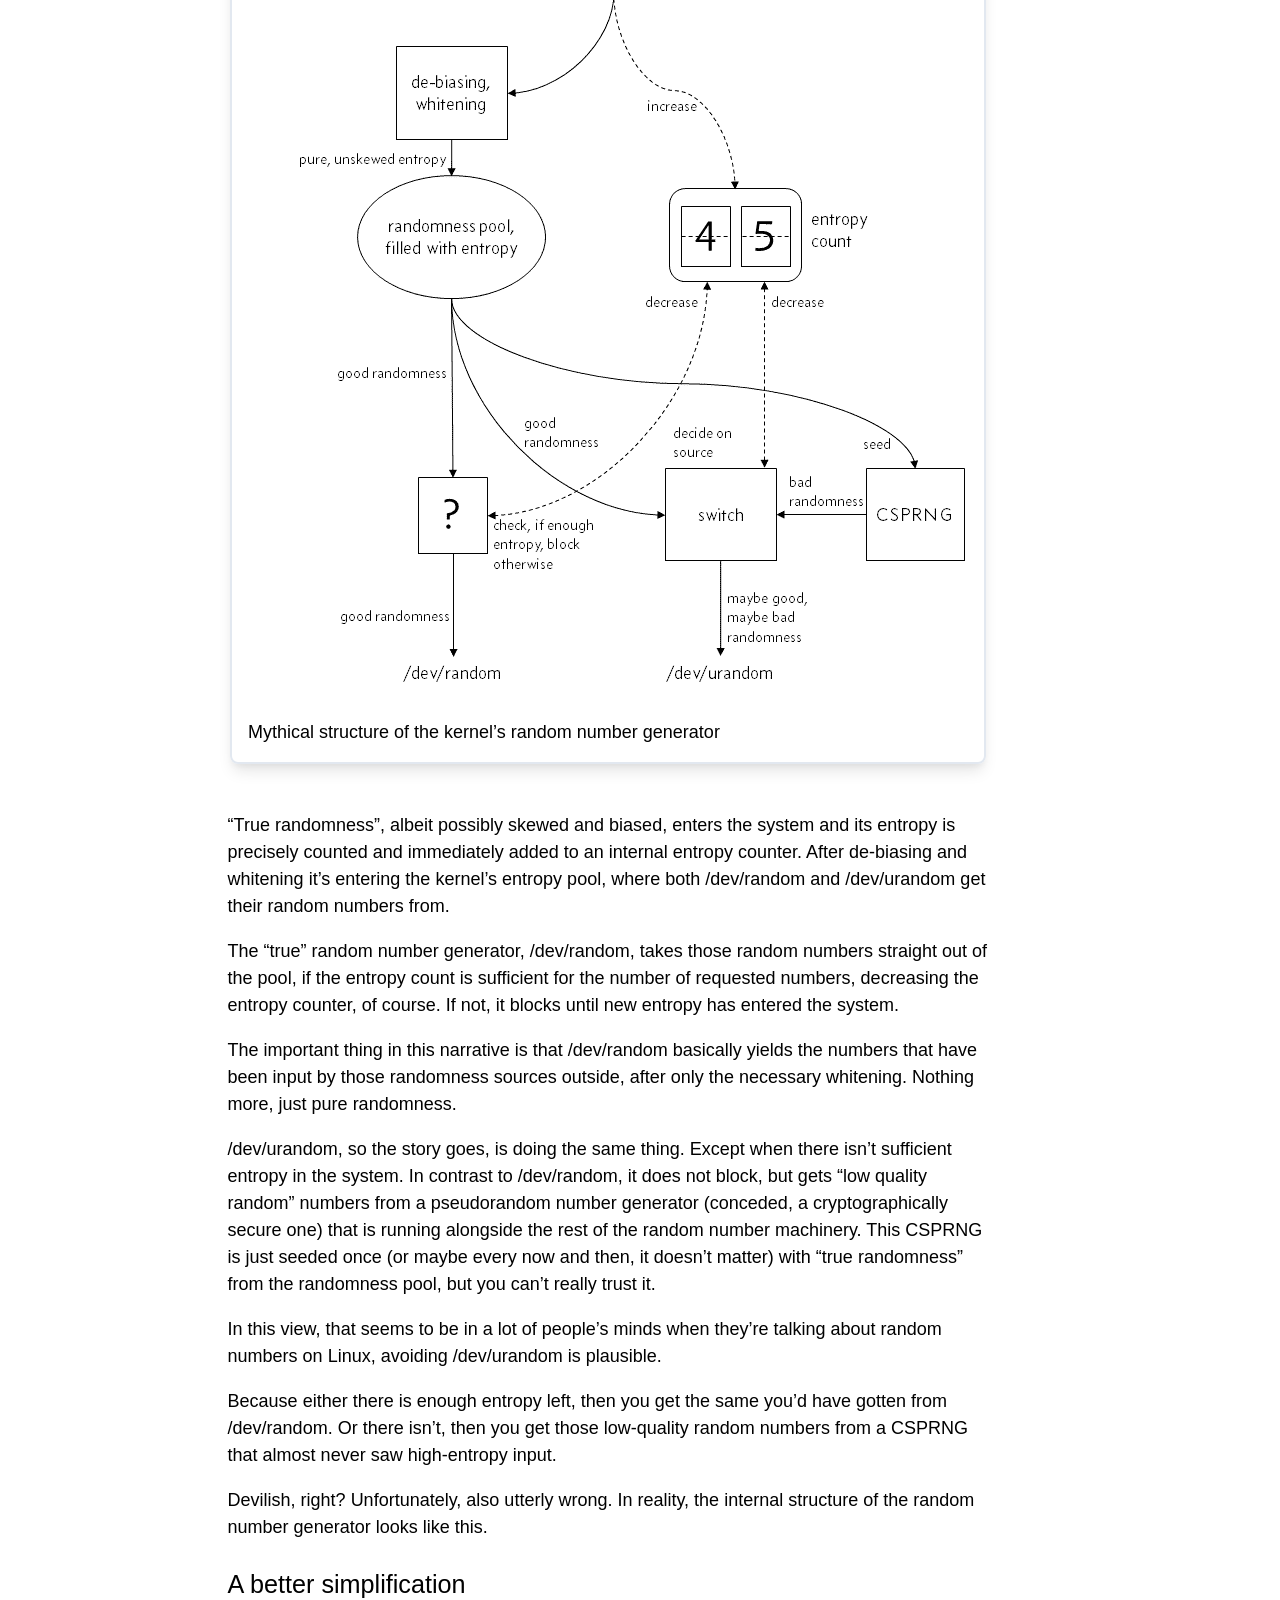
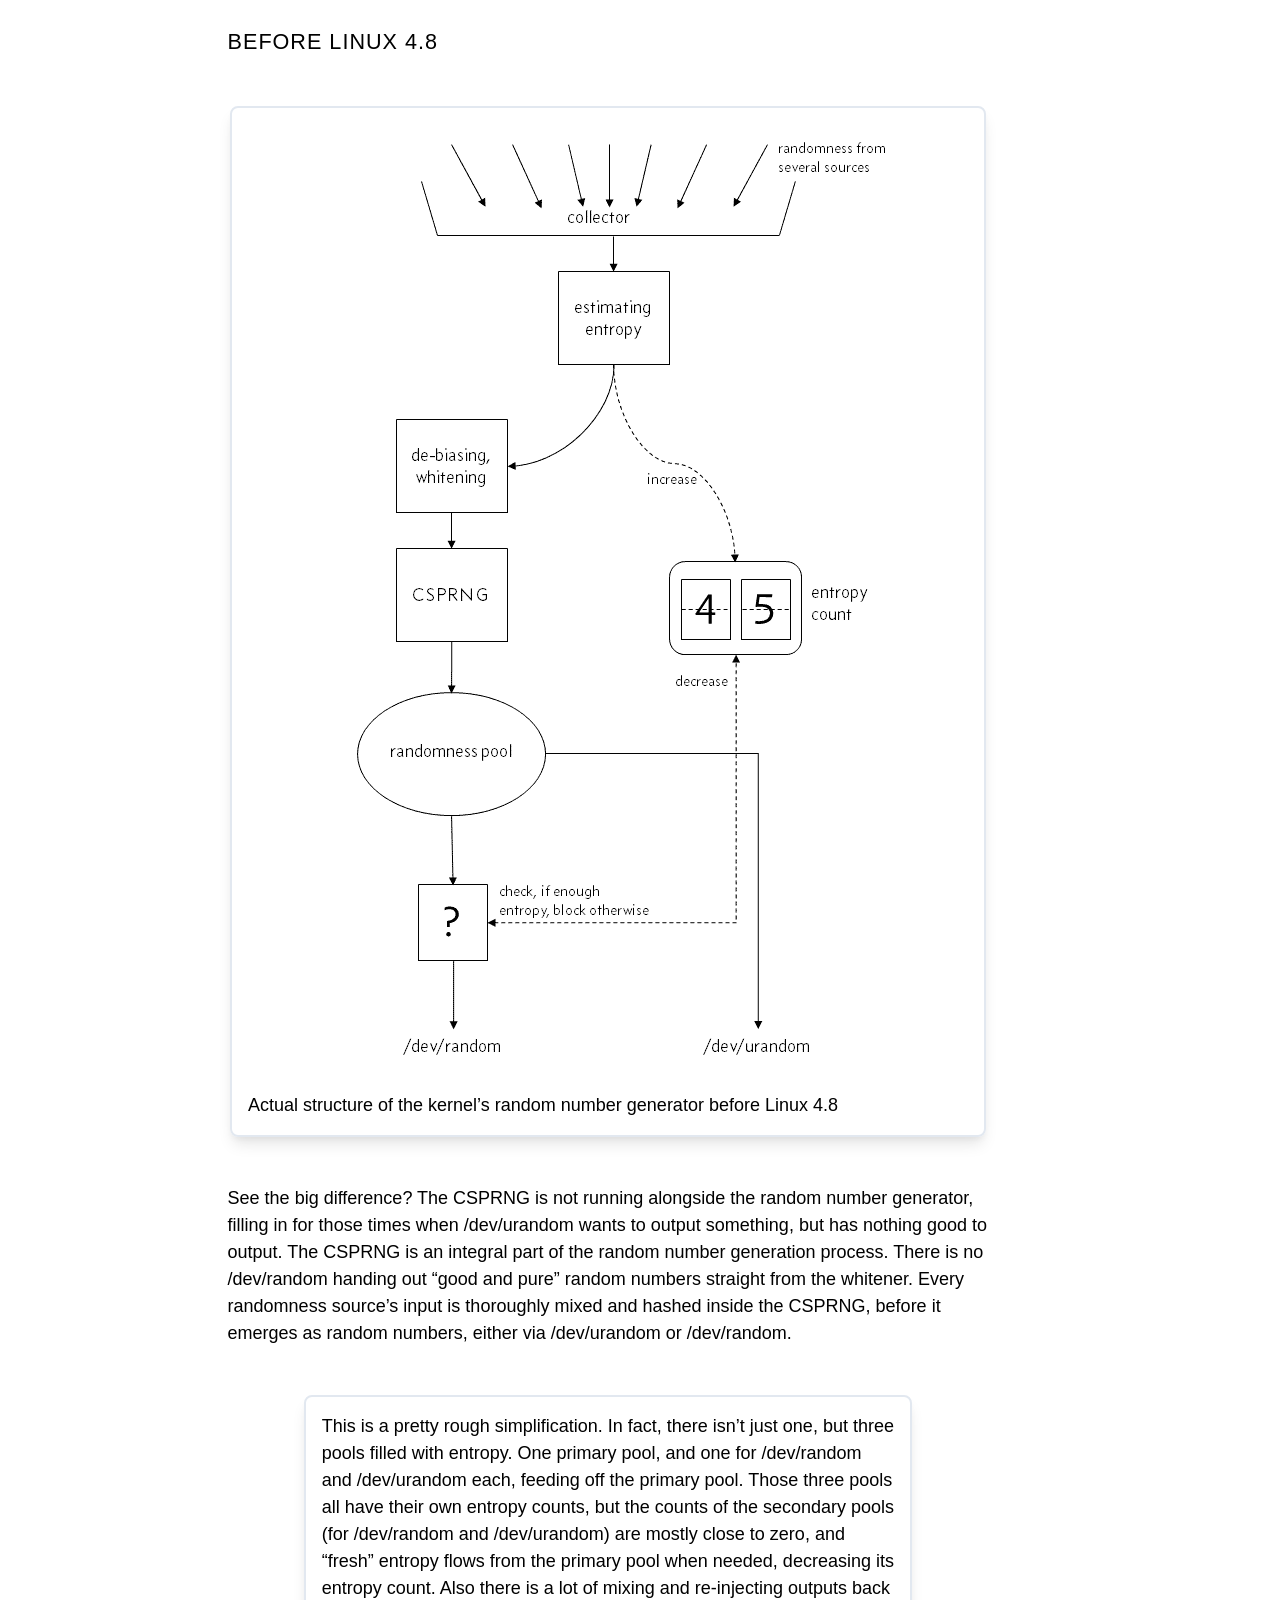
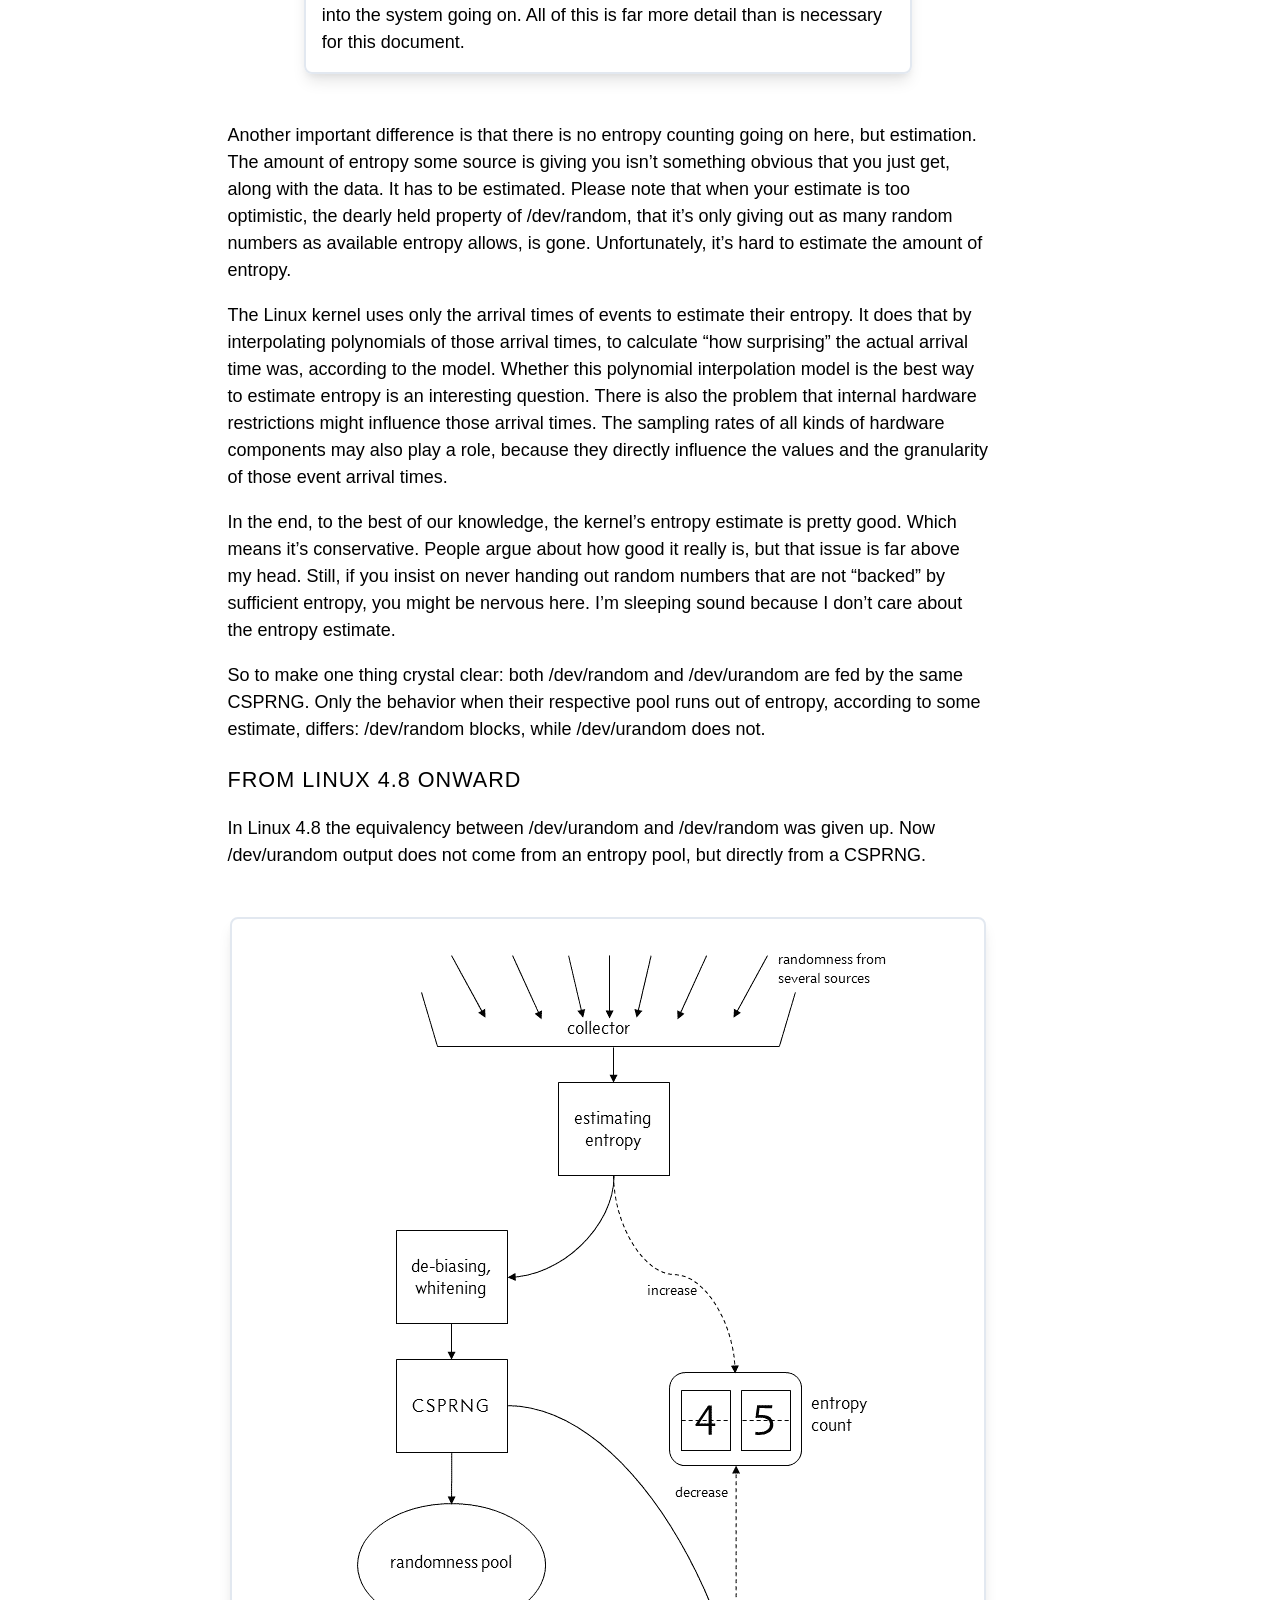
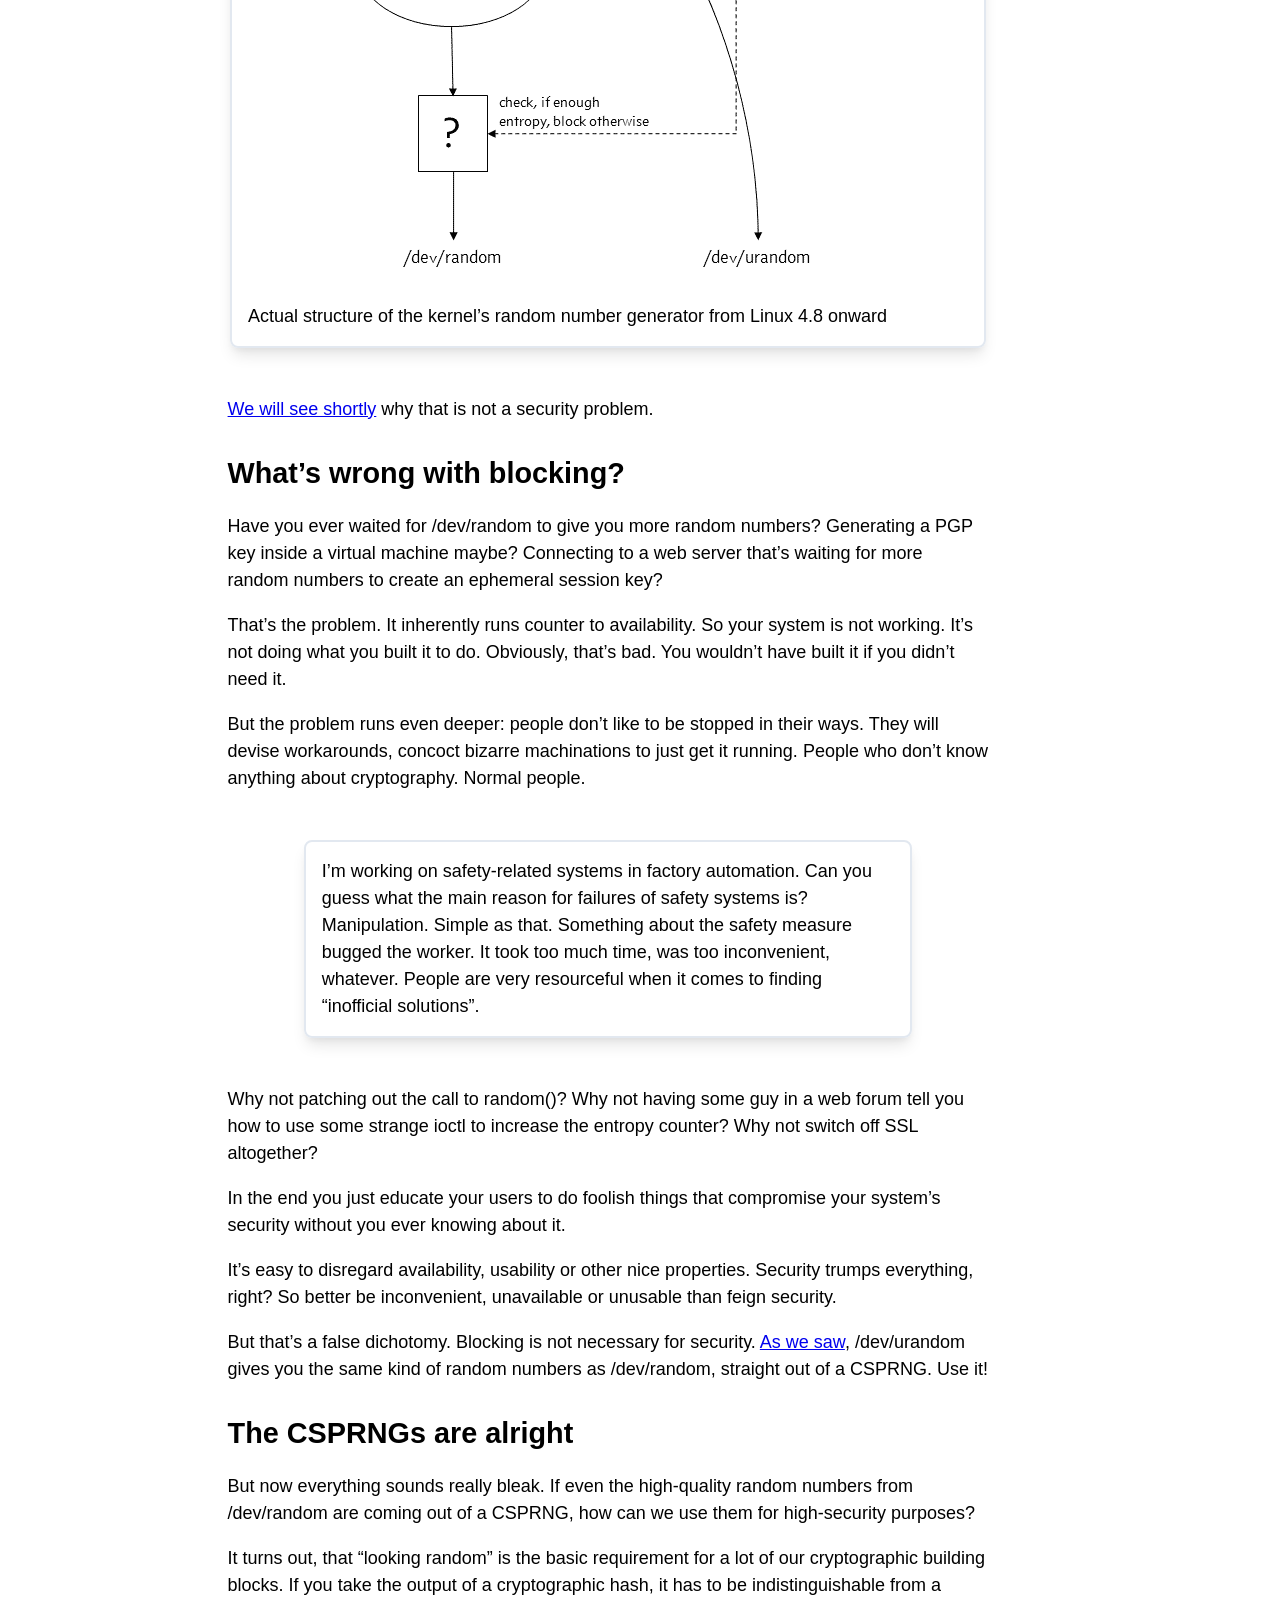
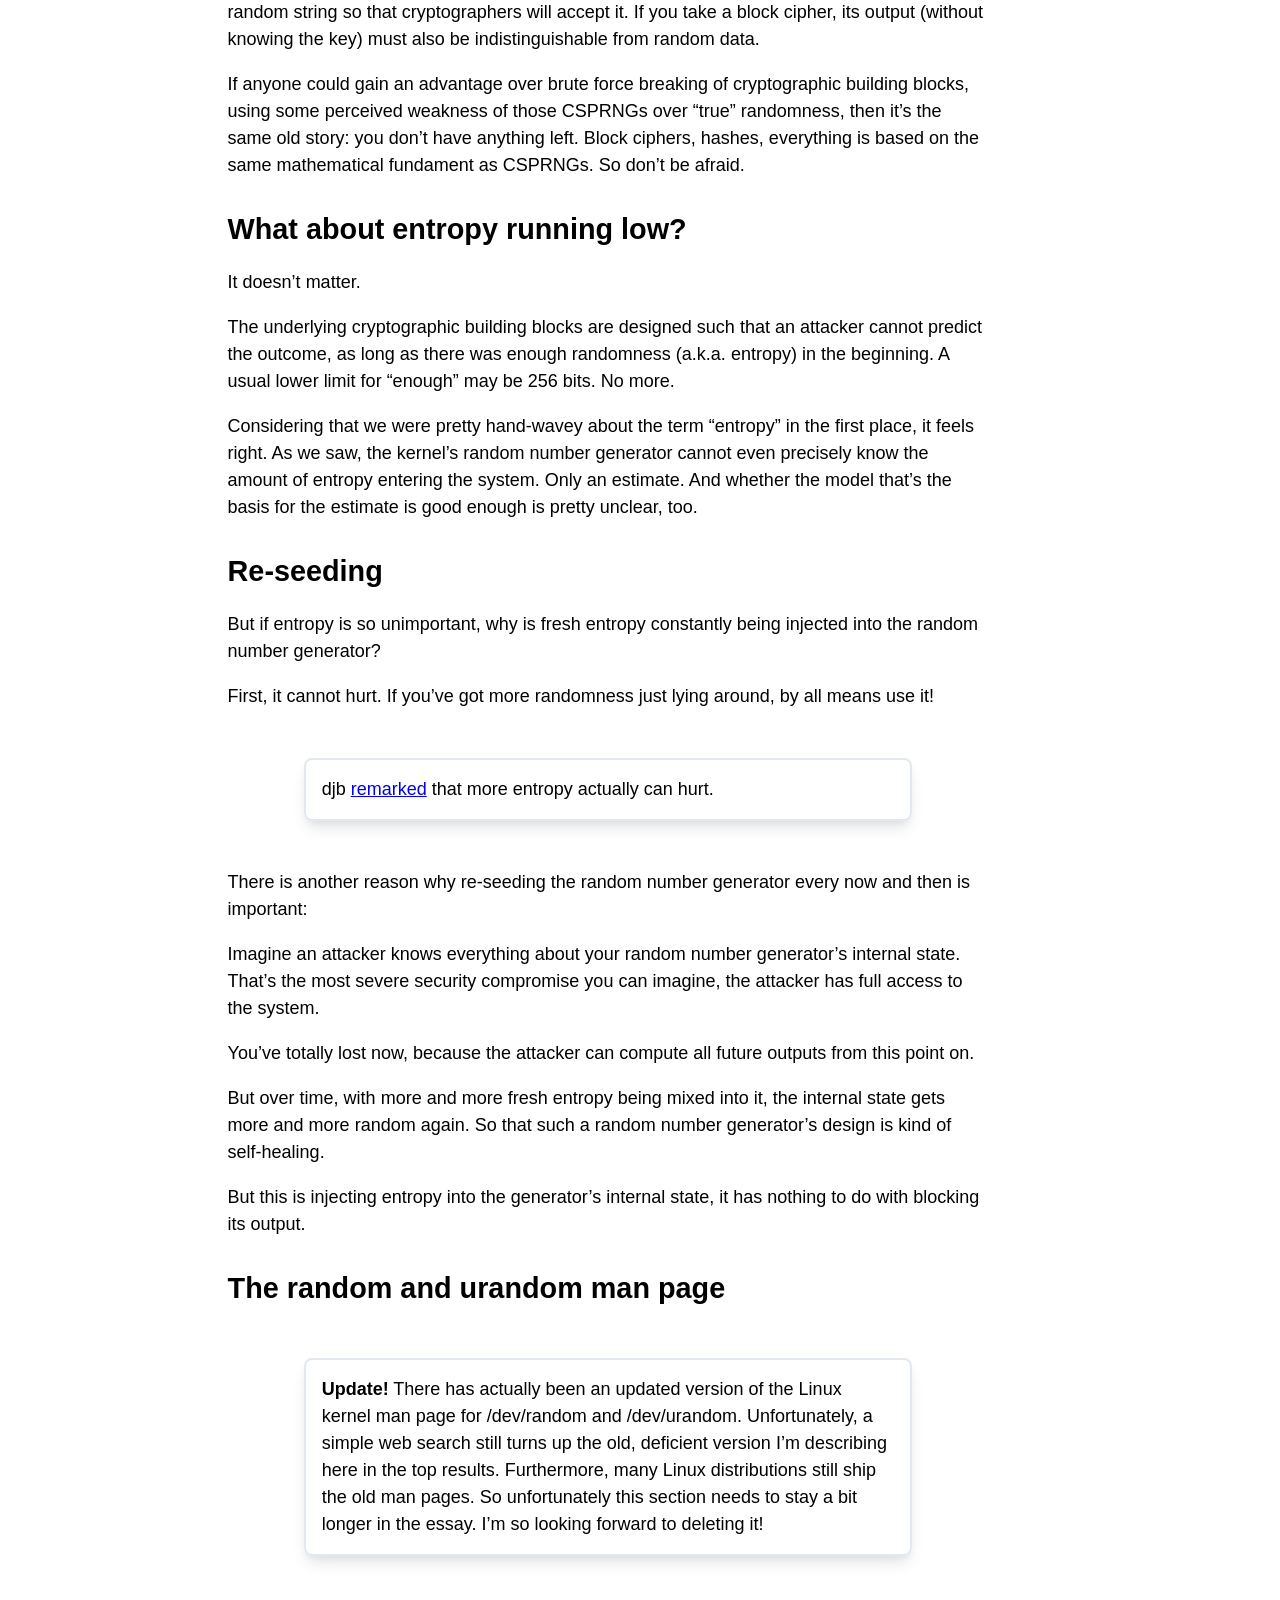
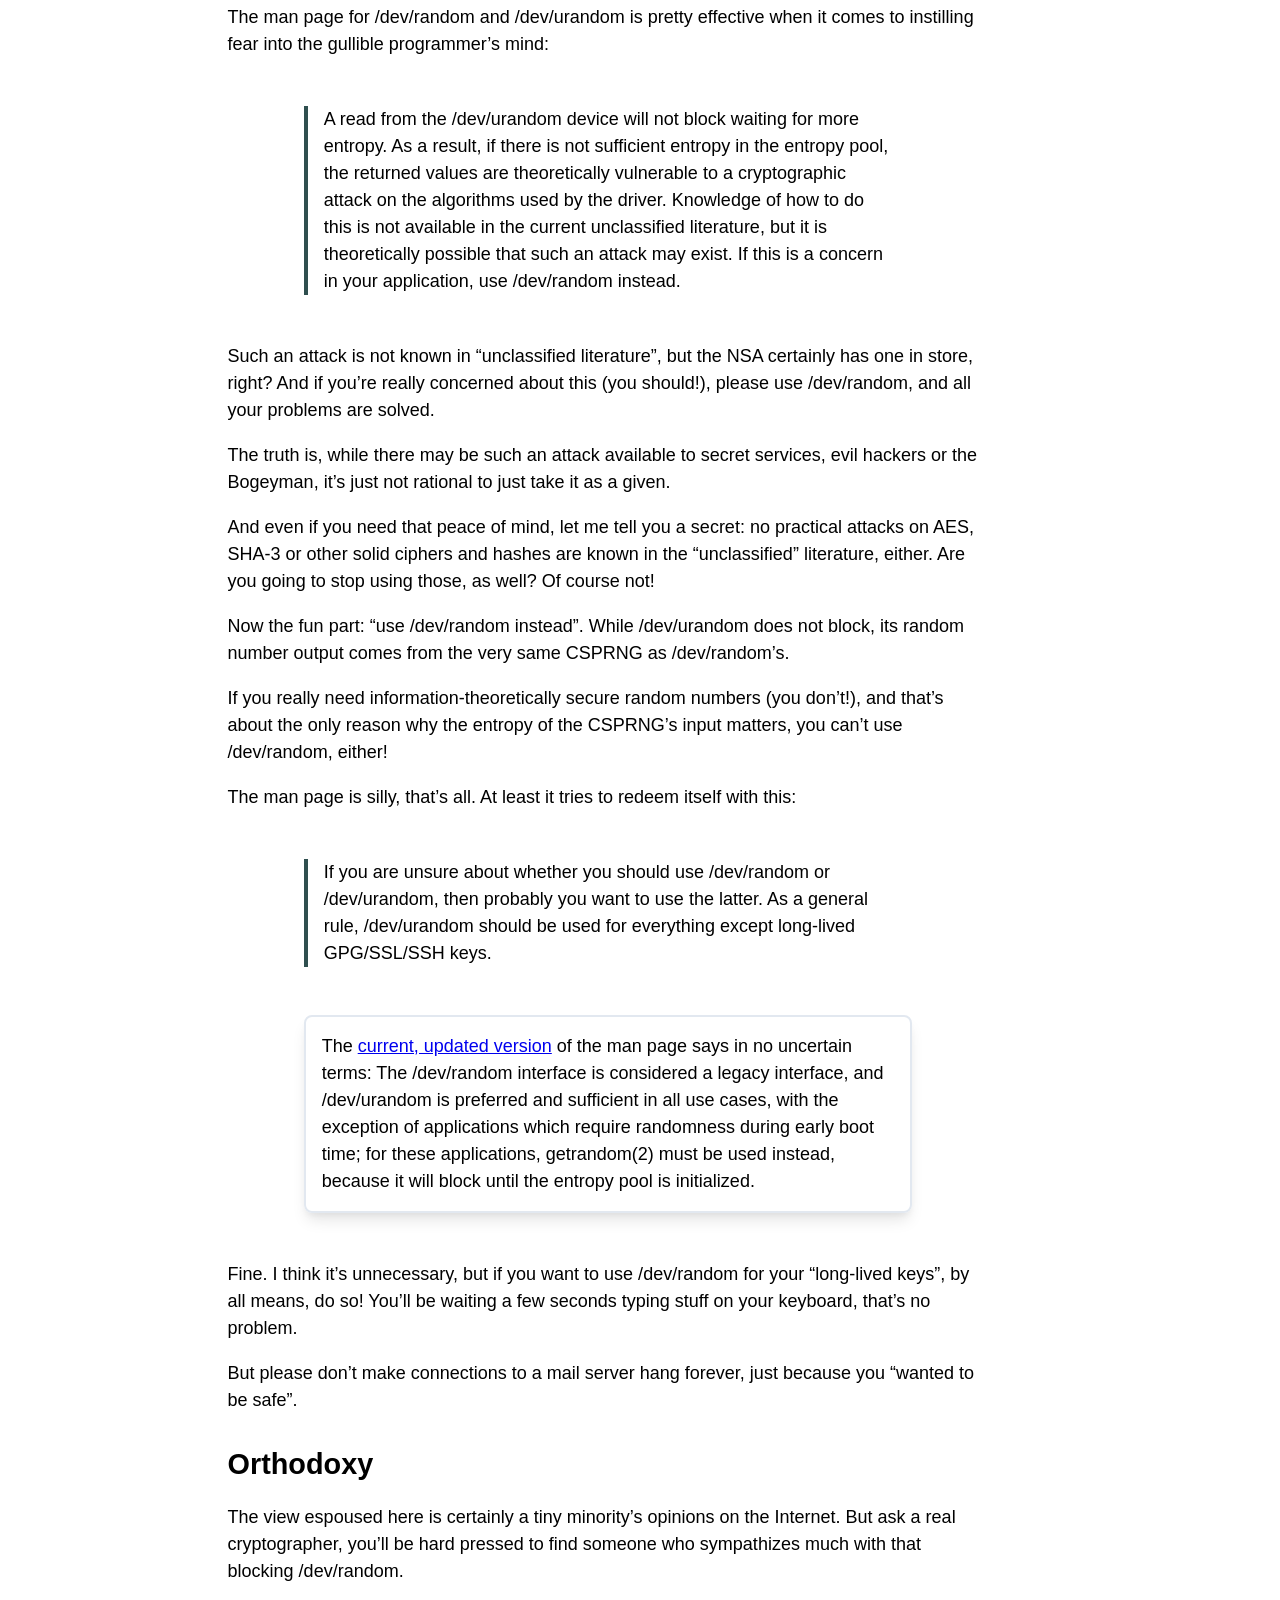
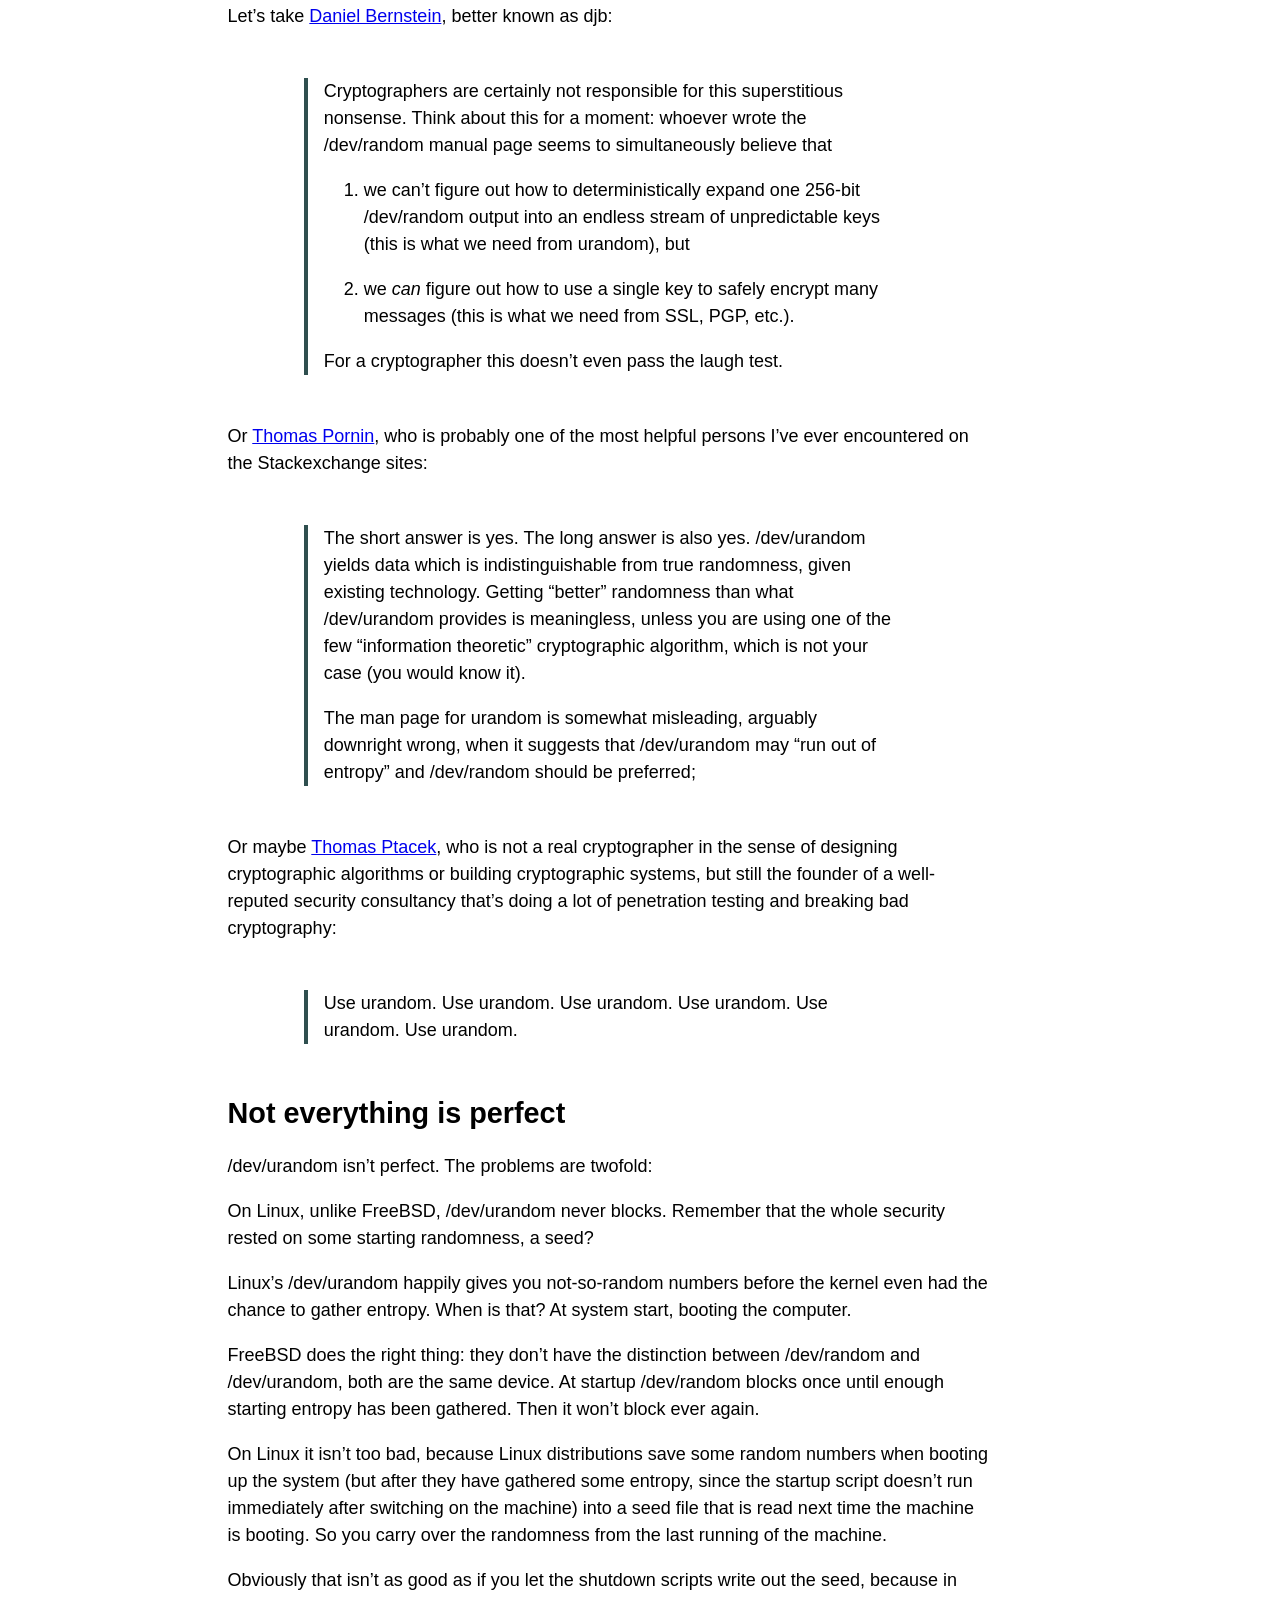
<file: myths-about-urandom.html>
<!DOCTYPE html>
<html xmlns="http://www.w3.org/1999/xhtml" lang xml:lang>
<head>
  <meta charset="utf-8" />
  <meta name="generator" content="pandoc" />
  <meta name="viewport" content="width=device-width, initial-scale=1.0, user-scalable=yes" />
  <title>Myths about /dev/urandom</title>
  <style>
code{white-space: pre-wrap;}
span.smallcaps{font-variant: small-caps;}
div.columns{display: flex; gap: min(4vw, 1.5em);}
div.column{flex: auto; overflow-x: auto;}
div.hanging-indent{margin-left: 1.5em; text-indent: -1.5em;}

ul.task-list[class]{list-style: none;}
ul.task-list li input[type="checkbox"] {
font-size: inherit;
width: 0.8em;
margin: 0 0.8em 0.2em -1.6em;
vertical-align: middle;
}
.display.math{display: block; text-align: center; margin: 0.5rem auto;}
</style>
  <style type="text/css">@charset "UTF-8";html{box-sizing:border-box;max-width:95vw}*,*:before,*:after{box-sizing:inherit}article{hyphens:auto;-webkit-hyphens:auto}body{font-family:-apple-system,BlinkMacSystemFont,avenir next,avenir,segoe ui,helvetica neue,helvetica,Ubuntu,roboto,noto,arial,sans-serif;font-size:large;line-height:1.5;max-width:80ch;margin:0 auto;padding-left:2ch;padding-right:2ch}@media(prefers-color-scheme:dark){body{color:#fff;background:#000}a:link{color:#cdf}a:hover,a:visited:hover{color:#def}a:visited{color:#dcf}}code{font-family:Menlo,Consolas,Monaco,Liberation Mono,Lucida Console,monospace}kbd,samp,pre{font-family:Menlo,Consolas,Monaco,Liberation Mono,Lucida Console,monospace;margin:3rem auto;width:80%;padding:0 1rem 1rem;border-style:solid;border-width:2px;border-color:#e2e8f0;border-radius:.5rem;box-shadow:0 10px 15px -3px rgba(0,0,0,.1),0 4px 6px -2px rgba(0,0,0,5%);overflow-x:auto}table{border-collapse:collapse;margin:1.5rem auto;width:100%;text-align:left;display:table;table-layout:fixed;padding:1rem}tbody>:nth-child(odd){background-color:#e2e5e9}b,strong{font-weight:700}dd{margin-left:5rem}img{max-width:100%;height:auto}figure{text-align:center;display:table;table-layout:fixed;margin:3rem auto;width:auto;padding:1rem;border-style:solid;border-width:2px;border-color:#e2e8f0;border-radius:.5rem;box-shadow:0 10px 15px -3px rgba(0,0,0,.1),0 4px 6px -2px rgba(0,0,0,5%)}figcaption{text-align:left}blockquote{padding:0 1rem;margin:3rem auto;width:80%;border-left:4px solid #2f4f4f}blockquote>p{margin-top:0}header{text-align:center}.articlemeta{display:flex;flex-wrap:wrap;align-content:space-between;font-size:medium;margin-bottom:.5rem}.dates{text-align:left;flex:1 1 50%}.dates p,.dates time{display:inline;margin:0}aside{padding:1rem;margin:3rem auto;width:80%;border-style:solid;border-width:2px;border-color:#e2e8f0;border-radius:.5rem;box-shadow:0 10px 15px -3px rgba(0,0,0,.1),0 4px 6px -2px rgba(0,0,0,5%)}ul{list-style-type:disc}#siteheader{border-bottom:1px solid #d3d3d3}#siteheader ul{display:flex;flex-wrap:wrap;justify-content:flex-end;gap:1rem;padding:0}#siteheader li{flex:1;list-style:none;font-size:medium;white-space:nowrap}#siteheader a{min-width:48px;min-height:48px}#articleheader{border-bottom:1px solid #d3d3d3}.year{clear:both;padding-top:3rem}.articlelist{display:table;table-layout:fixed;width:100%;padding:0}.articlelist>li{list-style-type:none;display:table-row}.articlelist>li>a{display:table-cell;padding-bottom:1rem}.articlelist>li>time{display:table-cell;font-size:medium;width:13ch;text-align:right}a.favitem:before{content:"★";text-align:center;color:#000;display:inline-block;width:1.5rem;margin-left:-1.5rem}@media print{a:after{content:" [🔗" attr(href)"]"}a.noprint:after{content:""}}h1,h2,h3,h4,h5,h6 th{margin-top:1em;margin-bottom:.5em}h1{font-size:1.8em;font-weight:700}h2{font-size:1.6em;font-weight:700}h3{font-size:1.4em;font-weight:400}h4{font-size:1.2em;font-weight:400;text-transform:uppercase;letter-spacing:1px}h5{font-size:1.1em;font-weight:400}h6{font-size:1em;font-weight:400;text-transform:italic}</style>
</head>
<body>
<header id="title-block-header">
<h1 class="title">Myths about /dev/urandom</h1>
</header>
<aside>
<strong>Note from 2024:</strong> This article was published on
<time datetime="2014-03-16">March 16th, 2014</time>. It is still correct
in its discussion of entropy and randomness, but the Linux kernel random
number generator has been reworked several times since then and does not
look like this anymore. Good news: the separation between /dev/urandom
and /dev/random is practically gone.
</aside>
<p>There are a few things about /dev/urandom and /dev/random that are
repeated again and again. Still they are false.</p>
<aside>
I’m mostly talking about reasonably recent Linux systems, not other
UNIX-like systems.
</aside>
<p>/dev/urandom is insecure. Always use /dev/random for cryptographic
purposes.</p>
<p>Fact: /dev/urandom is the preferred source of cryptographic
randomness on UNIX-like systems.</p>
<p>/dev/urandom is a pseudo random number generator, a PRNG, while
/dev/random is a “true” random number generator.</p>
<p><a href="#structure-of-linuxs-random-number-generator">Fact:</a> Both
/dev/urandom and /dev/random are using the exact same CSPRNG (a
cryptographically secure pseudorandom number generator). They only
differ in very few ways that have nothing to do with “true”
randomness.</p>
<p>/dev/random is unambiguously the better choice for cryptography. Even
if /dev/urandom were comparably secure, there’s no reason to choose the
latter.</p>
<p><a href="#whats-wrong-with-blocking">Fact:</a> /dev/random has a very
nasty problem: it blocks.</p>
<p>But that’s good! /dev/random gives out exactly as much randomness as
it has entropy in its pool. /dev/urandom will give you insecure random
numbers, even though it has long run out of entropy.</p>
<p><a href="#what-about-entropy-running-low">Fact:</a> No. Even
disregarding issues like availability and subsequent manipulation by
users, the issue of entropy “running low” is a straw man. About 256 bits
of entropy are enough to get computationally secure numbers for a long,
long time.</p>
<p>And the fun only starts here: how does /dev/random know how much
entropy there is available to give out? Stay tuned!</p>
<p>But cryptographers always talk about constant re-seeding. Doesn’t
that contradict your last point?</p>
<p><a href="#re-seeding">Fact:</a> You got me! Kind of. It is true, the
random number generator is constantly re-seeded using whatever entropy
the system can lay its hands on. But that has (partly) other
reasons.</p>
<p>Look, I don’t claim that injecting entropy is bad. It’s good. I just
claim that it’s bad to block when the entropy estimate is low.</p>
<p>That’s all good and nice, but even the man page for /dev/(u)random
contradicts you! Does anyone who knows about this stuff actually agree
with you?</p>
<p><a href="#the-random-and-urandom-man-page">Fact:</a> No, it really
doesn’t. It seems to imply that /dev/urandom is insecure for
cryptographic use, unless you really understand all that cryptographic
jargon.</p>
<p>The man page does recommend the use of /dev/random in some cases (it
doesn’t hurt, in my opinion, but is not strictly necessary), but it also
recommends /dev/urandom as the device to use for “normal” cryptographic
use.</p>
<p>And while appeal to authority is usually nothing to be proud of, in
cryptographic issues you’re generally right to be careful and try to get
the opinion of a domain expert.</p>
<p>And yes, quite a few <a href="#orthodoxy">experts</a> share my view
that /dev/urandom is the go-to solution for your random number needs in
a cryptography context on UNIX-like systems. Obviously, their opinions
influenced mine, not the other way around.</p>
<p>Hard to believe, right? I must certainly be wrong! Well, read on and
let me try to convince you.</p>
<p>I tried to keep it out, but I fear there are two preliminaries to be
taken care of, before we can really tackle all those points.</p>
<p>Namely, <a href="#true-randomness">what is randomness</a>, or better:
what kind of randomness am I talking about here?</p>
<p>And, even more important, I’m really <a href="#youre-saying-im-stupid">not being condescending</a>. I have
written this document to have a thing to point to, when this discussion
comes up again. More than 140 characters. Without repeating myself again
and again. Being able to hone the writing and the arguments itself,
benefitting many discussions in many venues.</p>
<p>And I’m certainly willing to hear differing opinions. I’m just saying
that it won’t be enough to state that /dev/urandom is bad. You need to
identify the points you’re disagreeing with and engage them.</p>
<h2 id="youre-saying-im-stupid">You’re saying I’m stupid!</h2>
<p>Emphatically <em>no</em>!</p>
<p>Actually, I used to believe that /dev/urandom was insecure myself, a
few years ago. And it’s something you and I almost had to believe,
because all those highly respected people on Usenet, in web forums and
today on Twitter told us. Even the man page seems to say so. Who were we
to dismiss their convincing argument about “entropy running low”?</p>
<p>This misconception isn’t so rampant because people are stupid, it is
because with a little knowledge about cryptography (namely some vague
idea what entropy is) it’s very easy to be convinced of it. Intuition
almost forces us there. Unfortunately, intuition is often wrong in
cryptography. So it is here.</p>
<h2 id="true-randomness">True randomness</h2>
<p>What does it mean for random numbers to be “truly random”?</p>
<p>I don’t want to dive into that issue too deep, because it quickly
gets philosophical. Discussions have been known to unravel quickly,
because everyone can wax about their favorite model of randomness,
without paying attention to anyone else. Or even making himself
understood.</p>
<p>I believe that the “gold standard” for “true randomness” are quantum
effects. Observe a photon pass through a semi-transparent mirror. Or
not. Observe some radioactive material emit alpha particles. It’s the
best idea we have when it comes to randomness in the world. Other people
might reasonably believe that those effects aren’t truly random. Or even
that there is no randomness in the world at all. Let a million flowers
bloom.</p>
<p>Cryptographers often circumvent this philosophical debate by
disregarding what it means for randomness to be “true”. They care about
unpredictability. As long as nobody can get any information about the
next random number, we’re fine. And when you’re talking about random
numbers as a prerequisite in using cryptography, that’s what you should
aim for, in my opinion.</p>
<p>Anyway, I don’t care much about those “philosophically secure” random
numbers, as I like to think of your “true” random numbers.</p>
<h2 id="two-kinds-of-security-one-that-matters">Two kinds of security,
one that matters</h2>
<p>But let’s assume you’ve obtained those “true” random numbers. What
are you going to do with them?</p>
<p>You print them out, frame them and hang them on your living-room
wall, to revel in the beauty of a quantum universe? That’s great, and I
certainly understand.</p>
<p>Wait, what? You’re using them? For cryptographic purposes? Well, that
spoils everything, because now things get a bit ugly.</p>
<p>You see, your truly-random, quantum effect blessed random numbers are
put into some less respectable, real-world tarnished algorithms.</p>
<p>Because almost all of the cryptographic algorithms we use do not hold
up to <em>information-theoretic security</em>. They can “only” offer
<em>computational security</em>. The two exceptions that come to my mind
are Shamir’s Secret Sharing and the One-time pad. And while the first
one may be a valid counterpoint (if you actually intend to use it), the
latter is utterly impractical.</p>
<p>But all those algorithms you know about, AES, RSA, Diffie-Hellman,
Elliptic curves, and all those crypto packages you’re using, OpenSSL,
GnuTLS, Keyczar, your operating system’s crypto API, these are only
computationally secure.</p>
<p>What’s the difference? While information-theoretically secure
algorithms are secure, period, those other algorithms cannot guarantee
security against an adversary with unlimited computational power who’s
trying all possibilities for keys. We still use them because it would
take all the computers in the world taken together longer than the
universe has existed, so far. That’s the level of “insecurity” we’re
talking about here.</p>
<p>Unless some clever guy breaks the algorithm itself, using much less
computational power. Even computational power achievable today. That’s
the big prize every cryptanalyst dreams about: breaking AES itself,
breaking RSA itself and so on.</p>
<p>So now we’re at the point where you don’t trust the inner building
blocks of the random number generator, insisting on “true randomness”
instead of “pseudo randomness”. But then you’re using those “true”
random numbers in algorithms that you so despise that you didn’t want
them near your random number generator in the first place!</p>
<p>Truth is, when state-of-the-art hash algorithms are broken, or when
state-of-the-art block ciphers are broken, it doesn’t matter that you
get “philosophically insecure” random numbers because of them. You’ve
got nothing left to securely use them for anyway.</p>
<p>So just use those computationally-secure random numbers for your
computationally-secure algorithms. In other words: use /dev/urandom.</p>
<h2 id="structure-of-linuxs-random-number-generator">Structure of
Linux’s random number generator</h2>
<h3 id="an-incorrect-view">An incorrect view</h3>
<p>Chances are, your idea of the kernel’s random number generator is
something similar to this:</p>
<figure>
<img src="[data-uri]" alt="Mythical structure of the kernel’s random number generator" />
<figcaption aria-hidden="true">Mythical structure of the kernel’s random
number generator</figcaption>
</figure>
<p>“True randomness”, albeit possibly skewed and biased, enters the
system and its entropy is precisely counted and immediately added to an
internal entropy counter. After de-biasing and whitening it’s entering
the kernel’s entropy pool, where both /dev/random and /dev/urandom get
their random numbers from.</p>
<p>The “true” random number generator, /dev/random, takes those random
numbers straight out of the pool, if the entropy count is sufficient for
the number of requested numbers, decreasing the entropy counter, of
course. If not, it blocks until new entropy has entered the system.</p>
<p>The important thing in this narrative is that /dev/random basically
yields the numbers that have been input by those randomness sources
outside, after only the necessary whitening. Nothing more, just pure
randomness.</p>
<p>/dev/urandom, so the story goes, is doing the same thing. Except when
there isn’t sufficient entropy in the system. In contrast to
/dev/random, it does not block, but gets “low quality random” numbers
from a pseudorandom number generator (conceded, a cryptographically
secure one) that is running alongside the rest of the random number
machinery. This CSPRNG is just seeded once (or maybe every now and then,
it doesn’t matter) with “true randomness” from the randomness pool, but
you can’t really trust it.</p>
<p>In this view, that seems to be in a lot of people’s minds when
they’re talking about random numbers on Linux, avoiding /dev/urandom is
plausible.</p>
<p>Because either there is enough entropy left, then you get the same
you’d have gotten from /dev/random. Or there isn’t, then you get those
low-quality random numbers from a CSPRNG that almost never saw
high-entropy input.</p>
<p>Devilish, right? Unfortunately, also utterly wrong. In reality, the
internal structure of the random number generator looks like this.</p>
<h3 id="a-better-simplification">A better simplification</h3>
<h4 id="before-linux-4.8">Before Linux 4.8</h4>
<figure>
<img src="[data-uri]" alt="Actual structure of the kernel’s random number generator before Linux 4.8" />
<figcaption aria-hidden="true">Actual structure of the kernel’s random
number generator before Linux 4.8</figcaption>
</figure>
<p>See the big difference? The CSPRNG is not running alongside the
random number generator, filling in for those times when /dev/urandom
wants to output something, but has nothing good to output. The CSPRNG is
an integral part of the random number generation process. There is no
/dev/random handing out “good and pure” random numbers straight from the
whitener. Every randomness source’s input is thoroughly mixed and hashed
inside the CSPRNG, before it emerges as random numbers, either via
/dev/urandom or /dev/random.</p>
<aside>
This is a pretty rough simplification. In fact, there isn’t just one,
but three pools filled with entropy. One primary pool, and one for
/dev/random and /dev/urandom each, feeding off the primary pool. Those
three pools all have their own entropy counts, but the counts of the
secondary pools (for /dev/random and /dev/urandom) are mostly close to
zero, and “fresh” entropy flows from the primary pool when needed,
decreasing its entropy count. Also there is a lot of mixing and
re-injecting outputs back into the system going on. All of this is far
more detail than is necessary for this document.
</aside>
<p>Another important difference is that there is no entropy counting
going on here, but estimation. The amount of entropy some source is
giving you isn’t something obvious that you just get, along with the
data. It has to be estimated. Please note that when your estimate is too
optimistic, the dearly held property of /dev/random, that it’s only
giving out as many random numbers as available entropy allows, is gone.
Unfortunately, it’s hard to estimate the amount of entropy.</p>
<p>The Linux kernel uses only the arrival times of events to estimate
their entropy. It does that by interpolating polynomials of those
arrival times, to calculate “how surprising” the actual arrival time
was, according to the model. Whether this polynomial interpolation model
is the best way to estimate entropy is an interesting question. There is
also the problem that internal hardware restrictions might influence
those arrival times. The sampling rates of all kinds of hardware
components may also play a role, because they directly influence the
values and the granularity of those event arrival times.</p>
<p>In the end, to the best of our knowledge, the kernel’s entropy
estimate is pretty good. Which means it’s conservative. People argue
about how good it really is, but that issue is far above my head. Still,
if you insist on never handing out random numbers that are not “backed”
by sufficient entropy, you might be nervous here. I’m sleeping sound
because I don’t care about the entropy estimate.</p>
<p>So to make one thing crystal clear: both /dev/random and /dev/urandom
are fed by the same CSPRNG. Only the behavior when their respective pool
runs out of entropy, according to some estimate, differs: /dev/random
blocks, while /dev/urandom does not.</p>
<h4 id="from-linux-4.8-onward">From Linux 4.8 onward</h4>
<p>In Linux 4.8 the equivalency between /dev/urandom and /dev/random was
given up. Now /dev/urandom output does not come from an entropy pool,
but directly from a CSPRNG.</p>
<figure>
<img src="[data-uri]" alt="Actual structure of the kernel’s random number generator from Linux 4.8 onward" />
<figcaption aria-hidden="true">Actual structure of the kernel’s random
number generator from Linux 4.8 onward</figcaption>
</figure>
<p><a href="#the-csprngs-are-alright">We will see shortly</a> why that
is not a security problem.</p>
<h2 id="whats-wrong-with-blocking">What’s wrong with blocking?</h2>
<p>Have you ever waited for /dev/random to give you more random numbers?
Generating a PGP key inside a virtual machine maybe? Connecting to a web
server that’s waiting for more random numbers to create an ephemeral
session key?</p>
<p>That’s the problem. It inherently runs counter to availability. So
your system is not working. It’s not doing what you built it to do.
Obviously, that’s bad. You wouldn’t have built it if you didn’t need
it.</p>
<p>But the problem runs even deeper: people don’t like to be stopped in
their ways. They will devise workarounds, concoct bizarre machinations
to just get it running. People who don’t know anything about
cryptography. Normal people.</p>
<aside>
I’m working on safety-related systems in factory automation. Can you
guess what the main reason for failures of safety systems is?
Manipulation. Simple as that. Something about the safety measure bugged
the worker. It took too much time, was too inconvenient, whatever.
People are very resourceful when it comes to finding “inofficial
solutions”.
</aside>
<p>Why not patching out the call to random()? Why not having some guy in
a web forum tell you how to use some strange ioctl to increase the
entropy counter? Why not switch off SSL altogether?</p>
<p>In the end you just educate your users to do foolish things that
compromise your system’s security without you ever knowing about it.</p>
<p>It’s easy to disregard availability, usability or other nice
properties. Security trumps everything, right? So better be
inconvenient, unavailable or unusable than feign security.</p>
<p>But that’s a false dichotomy. Blocking is not necessary for security.
<a href="#a-better-simplification">As we saw</a>, /dev/urandom gives you
the same kind of random numbers as /dev/random, straight out of a
CSPRNG. Use it!</p>
<h2 id="the-csprngs-are-alright">The CSPRNGs are alright</h2>
<p>But now everything sounds really bleak. If even the high-quality
random numbers from /dev/random are coming out of a CSPRNG, how can we
use them for high-security purposes?</p>
<p>It turns out, that “looking random” is the basic requirement for a
lot of our cryptographic building blocks. If you take the output of a
cryptographic hash, it has to be indistinguishable from a random string
so that cryptographers will accept it. If you take a block cipher, its
output (without knowing the key) must also be indistinguishable from
random data.</p>
<p>If anyone could gain an advantage over brute force breaking of
cryptographic building blocks, using some perceived weakness of those
CSPRNGs over “true” randomness, then it’s the same old story: you don’t
have anything left. Block ciphers, hashes, everything is based on the
same mathematical fundament as CSPRNGs. So don’t be afraid.</p>
<h2 id="what-about-entropy-running-low">What about entropy running
low?</h2>
<p>It doesn’t matter.</p>
<p>The underlying cryptographic building blocks are designed such that
an attacker cannot predict the outcome, as long as there was enough
randomness (a.k.a. entropy) in the beginning. A usual lower limit for
“enough” may be 256 bits. No more.</p>
<p>Considering that we were pretty hand-wavey about the term “entropy”
in the first place, it feels right. As we saw, the kernel’s random
number generator cannot even precisely know the amount of entropy
entering the system. Only an estimate. And whether the model that’s the
basis for the estimate is good enough is pretty unclear, too.</p>
<h2 id="re-seeding">Re-seeding</h2>
<p>But if entropy is so unimportant, why is fresh entropy constantly
being injected into the random number generator?</p>
<p>First, it cannot hurt. If you’ve got more randomness just lying
around, by all means use it!</p>
<aside>
djb <a href="http://blog.cr.yp.to/20140205-entropy.html">remarked</a>
that more entropy actually can hurt.
</aside>
<p>There is another reason why re-seeding the random number generator
every now and then is important:</p>
<p>Imagine an attacker knows everything about your random number
generator’s internal state. That’s the most severe security compromise
you can imagine, the attacker has full access to the system.</p>
<p>You’ve totally lost now, because the attacker can compute all future
outputs from this point on.</p>
<p>But over time, with more and more fresh entropy being mixed into it,
the internal state gets more and more random again. So that such a
random number generator’s design is kind of self-healing.</p>
<p>But this is injecting entropy into the generator’s internal state, it
has nothing to do with blocking its output.</p>
<h2 id="the-random-and-urandom-man-page">The random and urandom man
page</h2>
<aside>
<strong>Update!</strong> There has actually been an updated version of
the Linux kernel man page for /dev/random and /dev/urandom.
Unfortunately, a simple web search still turns up the old, deficient
version I’m describing here in the top results. Furthermore, many Linux
distributions still ship the old man pages. So unfortunately this
section needs to stay a bit longer in the essay. I’m so looking forward
to deleting it!
</aside>
<p>The man page for /dev/random and /dev/urandom is pretty effective
when it comes to instilling fear into the gullible programmer’s
mind:</p>
<blockquote>
A read from the /dev/urandom device will not block waiting for more
entropy. As a result, if there is not sufficient entropy in the entropy
pool, the returned values are theoretically vulnerable to a
cryptographic attack on the algorithms used by the driver. Knowledge of
how to do this is not available in the current unclassified literature,
but it is theoretically possible that such an attack may exist. If this
is a concern in your application, use /dev/random instead.
</blockquote>
<p>Such an attack is not known in “unclassified literature”, but the NSA
certainly has one in store, right? And if you’re really concerned about
this (you should!), please use /dev/random, and all your problems are
solved.</p>
<p>The truth is, while there may be such an attack available to secret
services, evil hackers or the Bogeyman, it’s just not rational to just
take it as a given.</p>
<p>And even if you need that peace of mind, let me tell you a secret: no
practical attacks on AES, SHA-3 or other solid ciphers and hashes are
known in the “unclassified” literature, either. Are you going to stop
using those, as well? Of course not!</p>
<p>Now the fun part: “use /dev/random instead”. While /dev/urandom does
not block, its random number output comes from the very same CSPRNG as
/dev/random’s.</p>
<p>If you really need information-theoretically secure random numbers
(you don’t!), and that’s about the only reason why the entropy of the
CSPRNG’s input matters, you can’t use /dev/random, either!</p>
<p>The man page is silly, that’s all. At least it tries to redeem itself
with this:</p>
<blockquote>
If you are unsure about whether you should use /dev/random or
/dev/urandom, then probably you want to use the latter. As a general
rule, /dev/urandom should be used for everything except long-lived
GPG/SSL/SSH keys.
</blockquote>
<aside>
The <a href="https://man7.org/linux/man-pages/man4/random.4.html">current,
updated version</a> of the man page says in no uncertain terms: The
/dev/random interface is considered a legacy interface, and /dev/urandom
is preferred and sufficient in all use cases, with the exception of
applications which require randomness during early boot time; for these
applications, getrandom(2) must be used instead, because it will block
until the entropy pool is initialized.
</aside>
<p>Fine. I think it’s unnecessary, but if you want to use /dev/random
for your “long-lived keys”, by all means, do so! You’ll be waiting a few
seconds typing stuff on your keyboard, that’s no problem.</p>
<p>But please don’t make connections to a mail server hang forever, just
because you “wanted to be safe”.</p>
<h2 id="orthodoxy">Orthodoxy</h2>
<p>The view espoused here is certainly a tiny minority’s opinions on the
Internet. But ask a real cryptographer, you’ll be hard pressed to find
someone who sympathizes much with that blocking /dev/random.</p>
<p>Let’s take <a href="http://www.mail-archive.com/cryptography@randombit.net/msg04763.html">Daniel
Bernstein</a>, better known as djb:</p>
<blockquote>
<p>Cryptographers are certainly not responsible for this superstitious
nonsense. Think about this for a moment: whoever wrote the /dev/random
manual page seems to simultaneously believe that</p>
<ol type="1">
<li><p>we can’t figure out how to deterministically expand one 256-bit
/dev/random output into an endless stream of unpredictable keys (this is
what we need from urandom), but</p></li>
<li><p>we <em>can</em> figure out how to use a single key to safely
encrypt many messages (this is what we need from SSL, PGP,
etc.).</p></li>
</ol>
For a cryptographer this doesn’t even pass the laugh test.
</blockquote>
<p>Or <a href="http://security.stackexchange.com/questions/3936/is-a-rand-from-dev-urandom-secure-for-a-login-key/3939#3939">Thomas
Pornin</a>, who is probably one of the most helpful persons I’ve ever
encountered on the Stackexchange sites:</p>
<blockquote>
<p>The short answer is yes. The long answer is also yes. /dev/urandom
yields data which is indistinguishable from true randomness, given
existing technology. Getting “better” randomness than what /dev/urandom
provides is meaningless, unless you are using one of the few
“information theoretic” cryptographic algorithm, which is not your case
(you would know it).</p>
The man page for urandom is somewhat misleading, arguably downright
wrong, when it suggests that /dev/urandom may “run out of entropy” and
/dev/random should be preferred;
</blockquote>
<p>Or maybe <a href="http://sockpuppet.org/blog/2014/02/25/safely-generate-random-numbers/">Thomas
Ptacek</a>, who is not a real cryptographer in the sense of designing
cryptographic algorithms or building cryptographic systems, but still
the founder of a well-reputed security consultancy that’s doing a lot of
penetration testing and breaking bad cryptography:</p>
<blockquote>
Use urandom. Use urandom. Use urandom. Use urandom. Use urandom. Use
urandom.
</blockquote>
<h2 id="not-everything-is-perfect">Not everything is perfect</h2>
<p>/dev/urandom isn’t perfect. The problems are twofold:</p>
<p>On Linux, unlike FreeBSD, /dev/urandom never blocks. Remember that
the whole security rested on some starting randomness, a seed?</p>
<p>Linux’s /dev/urandom happily gives you not-so-random numbers before
the kernel even had the chance to gather entropy. When is that? At
system start, booting the computer.</p>
<p>FreeBSD does the right thing: they don’t have the distinction between
/dev/random and /dev/urandom, both are the same device. At startup
/dev/random blocks once until enough starting entropy has been gathered.
Then it won’t block ever again.</p>
<p>On Linux it isn’t too bad, because Linux distributions save some
random numbers when booting up the system (but after they have gathered
some entropy, since the startup script doesn’t run immediately after
switching on the machine) into a seed file that is read next time the
machine is booting. So you carry over the randomness from the last
running of the machine.</p>
<p>Obviously that isn’t as good as if you let the shutdown scripts write
out the seed, because in that case there would have been much more time
to gather entropy. The advantage is obviously that this does not depend
on a proper shutdown with execution of the shutdown scripts (in case the
computer crashes, for example).</p>
<p>And it doesn’t help you the very first time a machine is running, but
the Linux distributions usually do the same saving into a seed file when
running the installer. So that’s mostly okay.</p>
<p>Virtual machines are the other problem. Because people like to clone
them, or rewind them to a previously saved check point, this seed file
doesn’t help you.</p>
<p>But the solution still isn’t using /dev/random everywhere, but
properly seeding each and every virtual machine after cloning, restoring
a checkpoint, whatever.</p>
<aside>
<p><strong>Update!</strong></p>
In the meantime, Linux has implemented a new syscall, originally
introduced by OpenBSD as getentropy(2): getrandom(2). This syscall does
the right thing: blocking until it has gathered enough initial entropy,
and never blocking after that point. Of course, it is a syscall, not a
character device, so it isn’t as easily accessible from shell or script
languages. It is available from Linux 3.17 onward.
</aside>
<h2 id="tldr">tldr;</h2>
<p><strong>Just use /dev/urandom!</strong></p>
</body>
</html>
</file>
